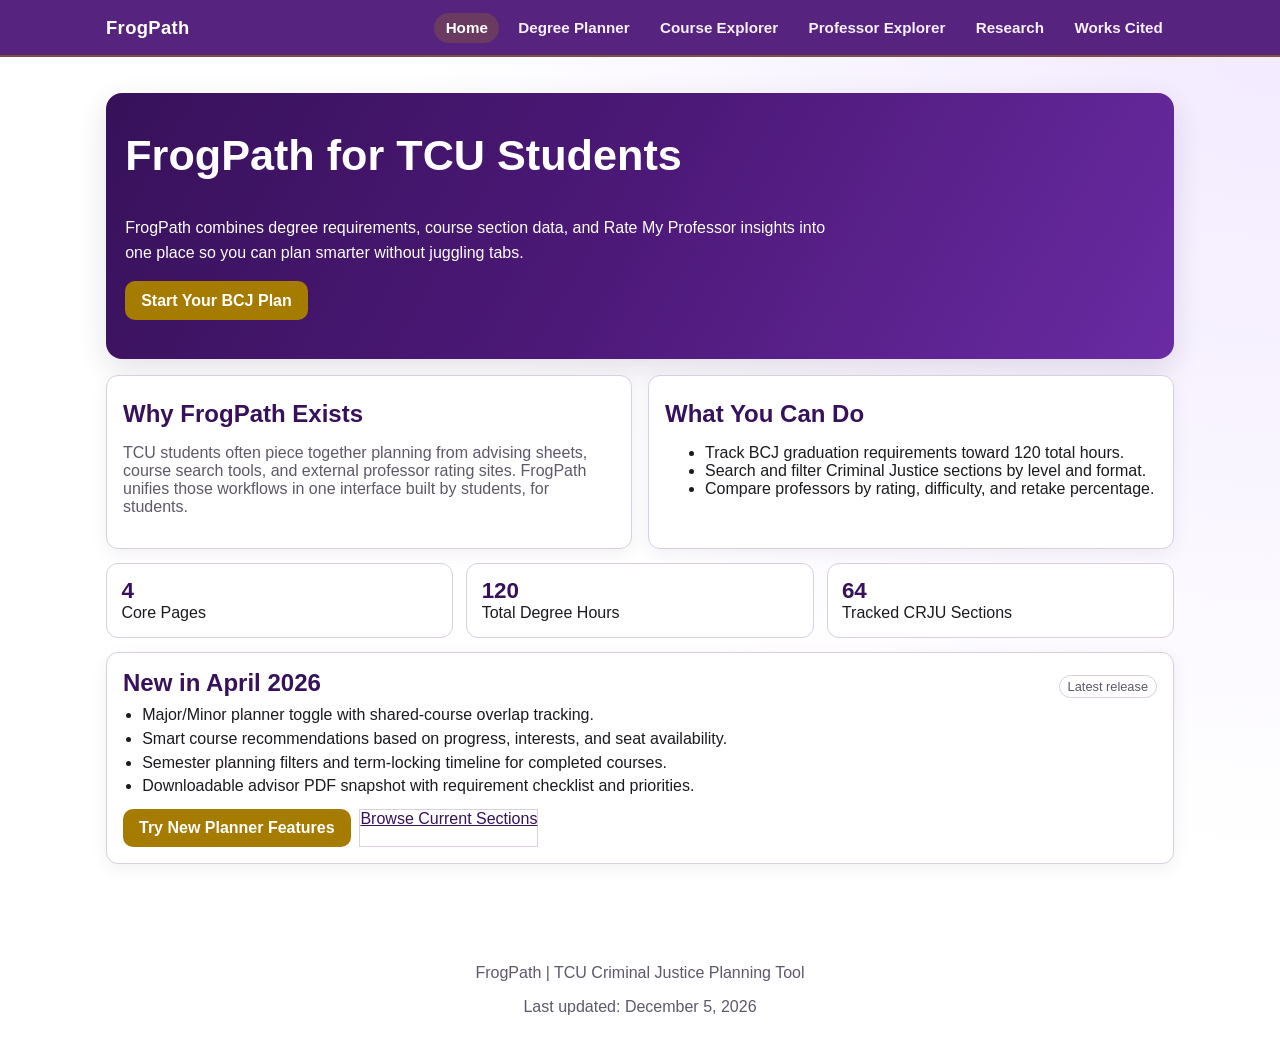
<file: index.html>
<!DOCTYPE html>
<html lang="en">
<head>
  <meta charset="UTF-8">
  <meta name="viewport" content="width=device-width, initial-scale=1.0">
  <title>FrogPath | TCU Degree Planning</title>
  <link rel="stylesheet" href="styles/main.css">
</head>
<body>
  <header class="site-header">
    <div class="nav-inner">
      <a class="brand" href="index.html">FrogPath</a>
      <nav class="site-nav" aria-label="Main">
        <a href="index.html">Home</a>
        <a href="pages/degree-planner.html">Degree Planner</a>
        <a href="pages/course-explorer.html">Course Explorer</a>
        <a href="pages/professor-explorer.html">Professor Explorer</a>
        <a href="pages/research-writeup.html">Research</a>
        <a href="pages/works-cited.html">Works Cited</a>
      </nav>
    </div>
  </header>

  <main>
    <section class="hero">
      <h1>FrogPath for TCU Students</h1>
      <p>
        FrogPath combines degree requirements, course section data, and Rate My Professor insights into one place so you can plan smarter without juggling tabs.
      </p>
      <a class="button" href="pages/degree-planner.html">Start Your BCJ Plan</a>
    </section>

    <section class="grid-2">
      <article class="panel">
        <h2 class="page-title">Why FrogPath Exists</h2>
        <p class="muted">
          TCU students often piece together planning from advising sheets, course search tools, and external professor rating sites. FrogPath unifies those workflows in one interface built by students, for students.
        </p>
      </article>
      <article class="panel">
        <h2 class="page-title">What You Can Do</h2>
        <ul>
          <li>Track BCJ graduation requirements toward 120 total hours.</li>
          <li>Search and filter Criminal Justice sections by level and format.</li>
          <li>Compare professors by rating, difficulty, and retake percentage.</li>
        </ul>
      </article>
    </section>

    <section class="stat-grid" aria-label="FrogPath stats">
      <article class="stat-card">
        <span id="home-pages" class="stat-value">0</span>
        <span>Core Pages</span>
      </article>
      <article class="stat-card">
        <span id="home-hours" class="stat-value">0</span>
        <span>Total Degree Hours</span>
      </article>
      <article class="stat-card">
        <span id="home-sections" class="stat-value">0</span>
        <span>Tracked CRJU Sections</span>
      </article>
    </section>

    <section class="panel release-notes" aria-label="Latest updates">
      <div class="req-header">
        <h2 class="page-title">New in April 2026</h2>
        <span class="pill">Latest release</span>
      </div>
      <ul class="release-list">
        <li>Major/Minor planner toggle with shared-course overlap tracking.</li>
        <li>Smart course recommendations based on progress, interests, and seat availability.</li>
        <li>Semester planning filters and term-locking timeline for completed courses.</li>
        <li>Downloadable advisor PDF snapshot with requirement checklist and priorities.</li>
      </ul>
      <div class="release-actions">
        <a class="button" href="pages/degree-planner.html">Try New Planner Features</a>
        <a class="secondary-button" href="pages/course-explorer.html">Browse Current Sections</a>
      </div>
    </section>
  </main>

  <footer class="site-footer">
    <p>FrogPath | TCU Criminal Justice Planning Tool</p>
    <p class="muted">Last updated: <span id="home-last-updated">Loading...</span></p>
  </footer>

  <script src="scripts/nav.js"></script>
  <script src="scripts/home.js"></script>
</body>
</html>
</file>
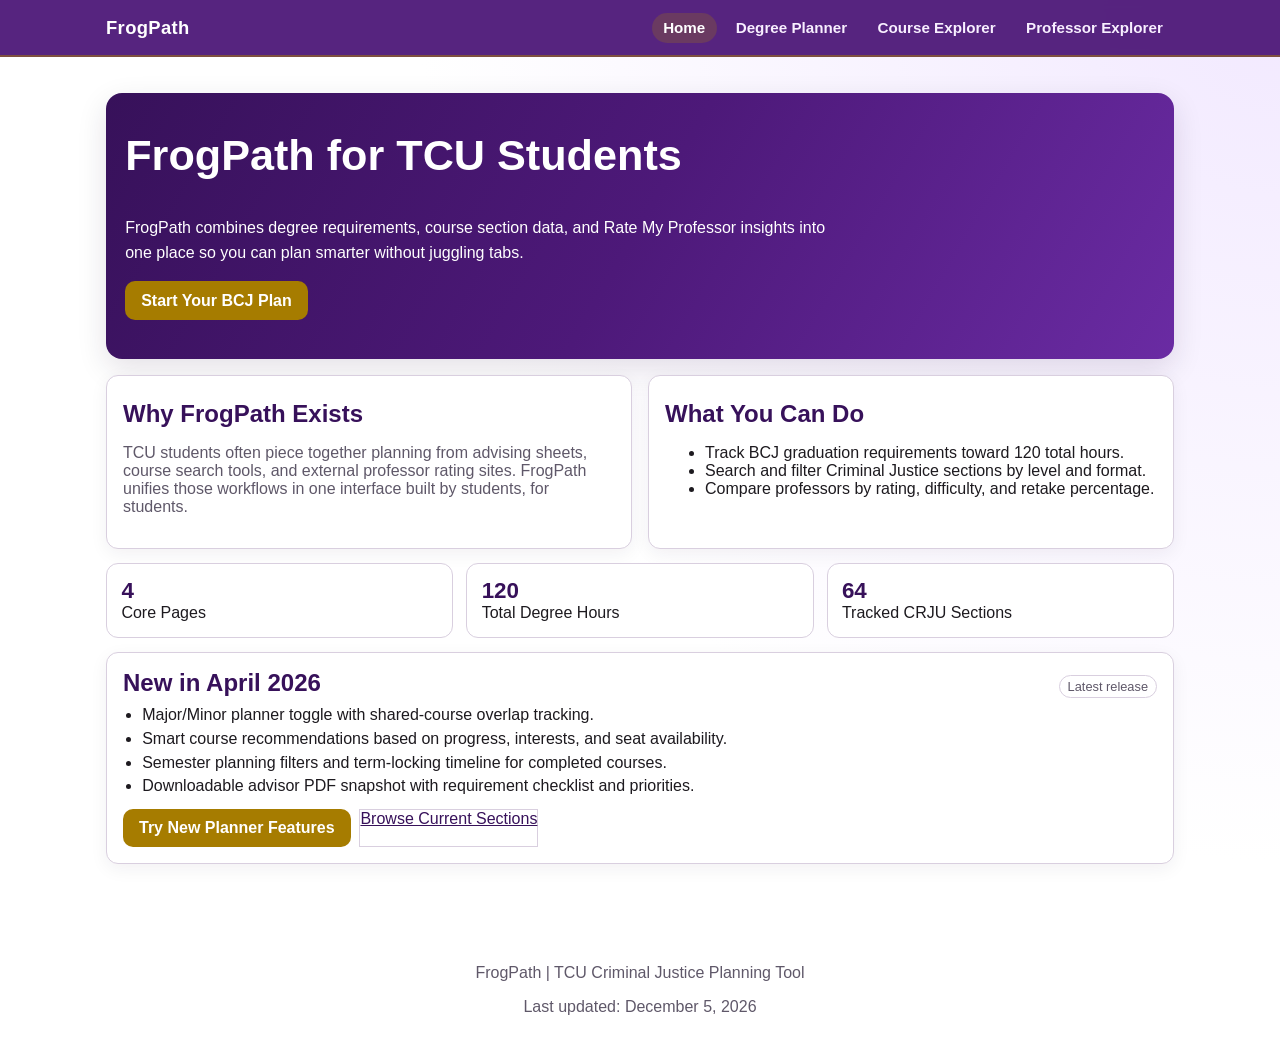
<file: web/index.html>
<!DOCTYPE html>
<html lang="en">
<head>
  <meta charset="UTF-8">
  <meta name="viewport" content="width=device-width, initial-scale=1.0">
  <title>FrogPath | TCU Degree Planning</title>
  <link rel="stylesheet" href="styles/main.css">
</head>
<body>
  <header class="site-header">
    <div class="nav-inner">
      <a class="brand" href="index.html">FrogPath</a>
      <nav class="site-nav" aria-label="Main">
        <a href="index.html">Home</a>
        <a href="pages/degree-planner.html">Degree Planner</a>
        <a href="pages/course-explorer.html">Course Explorer</a>
        <a href="pages/professor-explorer.html">Professor Explorer</a>
      </nav>
    </div>
  </header>

  <main>
    <section class="hero">
      <h1>FrogPath for TCU Students</h1>
      <p>
        FrogPath combines degree requirements, course section data, and Rate My Professor insights into one place so you can plan smarter without juggling tabs.
      </p>
      <a class="button" href="pages/degree-planner.html">Start Your BCJ Plan</a>
    </section>

    <section class="grid-2">
      <article class="panel">
        <h2 class="page-title">Why FrogPath Exists</h2>
        <p class="muted">
          TCU students often piece together planning from advising sheets, course search tools, and external professor rating sites. FrogPath unifies those workflows in one interface built by students, for students.
        </p>
      </article>
      <article class="panel">
        <h2 class="page-title">What You Can Do</h2>
        <ul>
          <li>Track BCJ graduation requirements toward 120 total hours.</li>
          <li>Search and filter Criminal Justice sections by level and format.</li>
          <li>Compare professors by rating, difficulty, and retake percentage.</li>
        </ul>
      </article>
    </section>

    <section class="stat-grid" aria-label="FrogPath stats">
      <article class="stat-card">
        <span id="home-pages" class="stat-value">0</span>
        <span>Core Pages</span>
      </article>
      <article class="stat-card">
        <span id="home-hours" class="stat-value">0</span>
        <span>Total Degree Hours</span>
      </article>
      <article class="stat-card">
        <span id="home-sections" class="stat-value">0</span>
        <span>Tracked CRJU Sections</span>
      </article>
    </section>

    <section class="panel release-notes" aria-label="Latest updates">
      <div class="req-header">
        <h2 class="page-title">New in April 2026</h2>
        <span class="pill">Latest release</span>
      </div>
      <ul class="release-list">
        <li>Major/Minor planner toggle with shared-course overlap tracking.</li>
        <li>Smart course recommendations based on progress, interests, and seat availability.</li>
        <li>Semester planning filters and term-locking timeline for completed courses.</li>
        <li>Downloadable advisor PDF snapshot with requirement checklist and priorities.</li>
      </ul>
      <div class="release-actions">
        <a class="button" href="pages/degree-planner.html">Try New Planner Features</a>
        <a class="secondary-button" href="pages/course-explorer.html">Browse Current Sections</a>
      </div>
    </section>
  </main>

  <footer class="site-footer">
    <p>FrogPath | TCU Criminal Justice Planning Tool</p>
    <p class="muted">Last updated: <span id="home-last-updated">Loading...</span></p>
  </footer>

  <script src="scripts/nav.js"></script>
  <script src="scripts/home.js"></script>
</body>
</html>
</file>
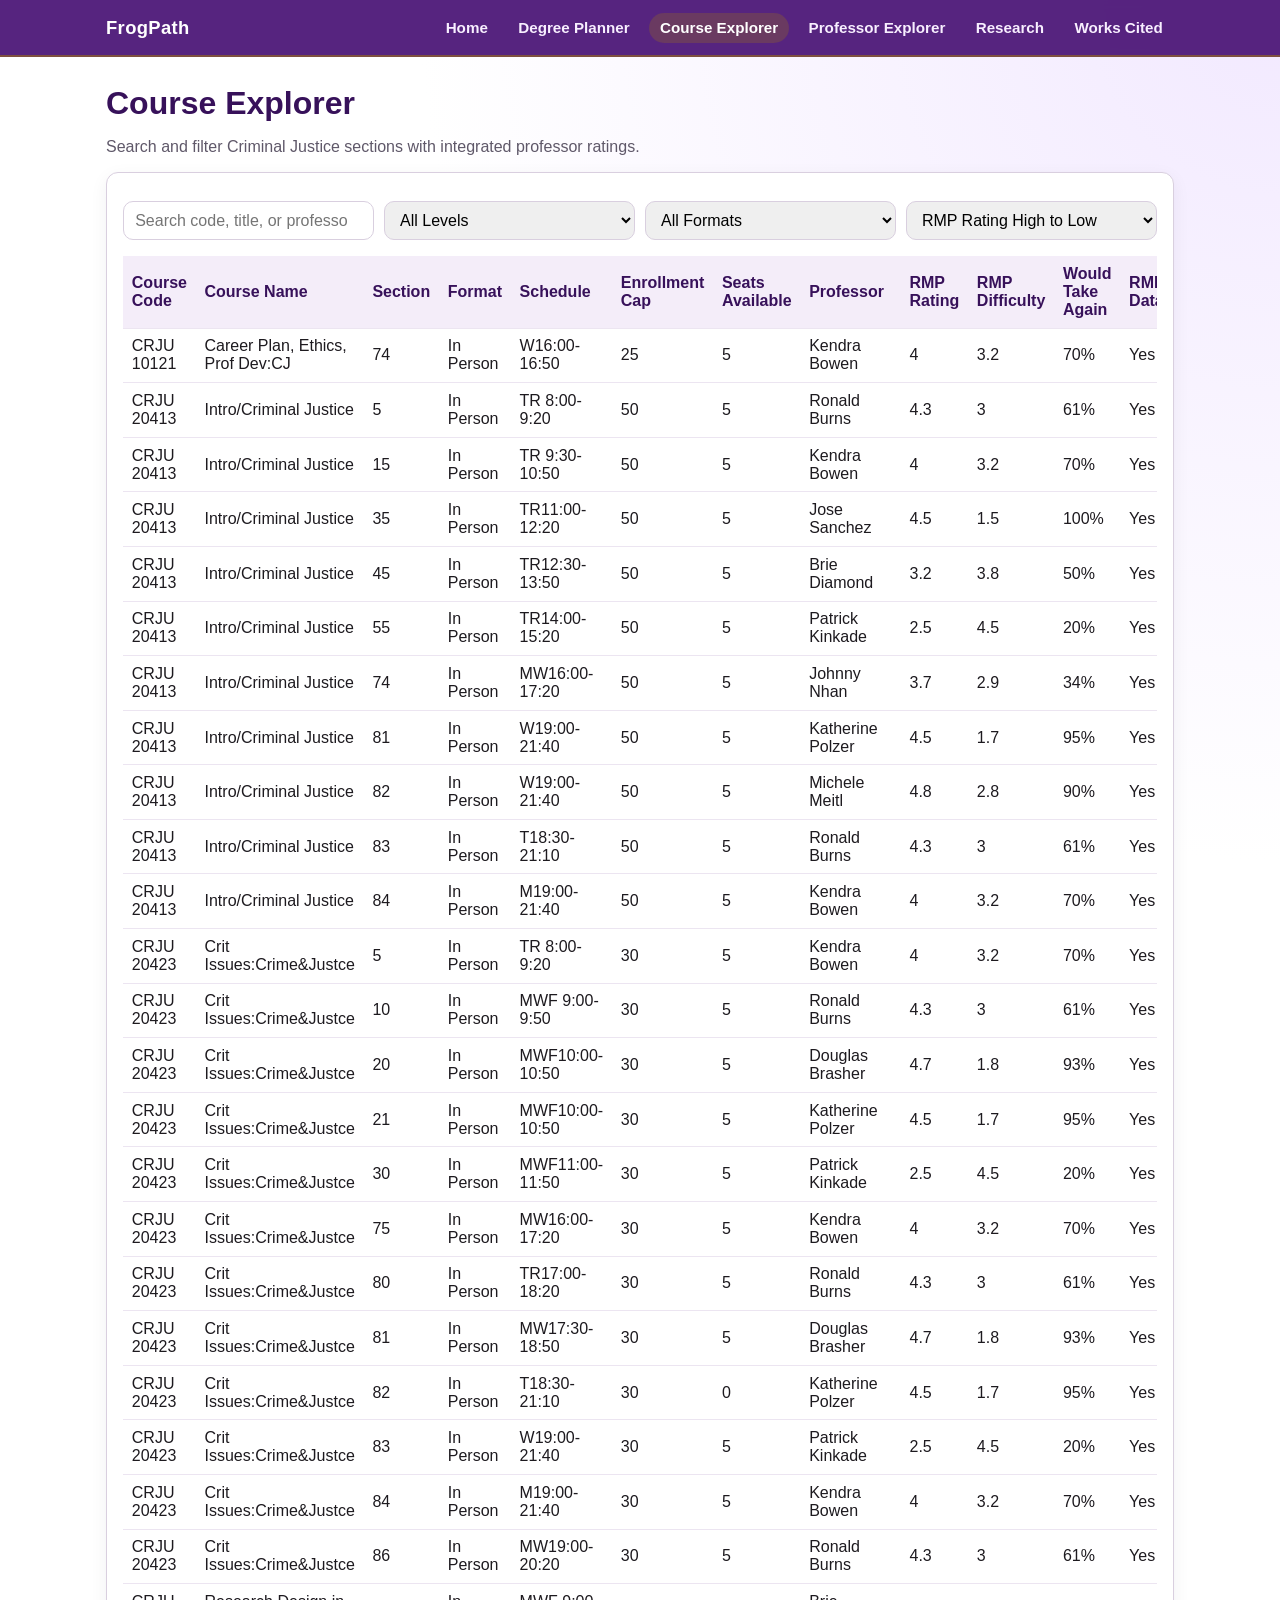
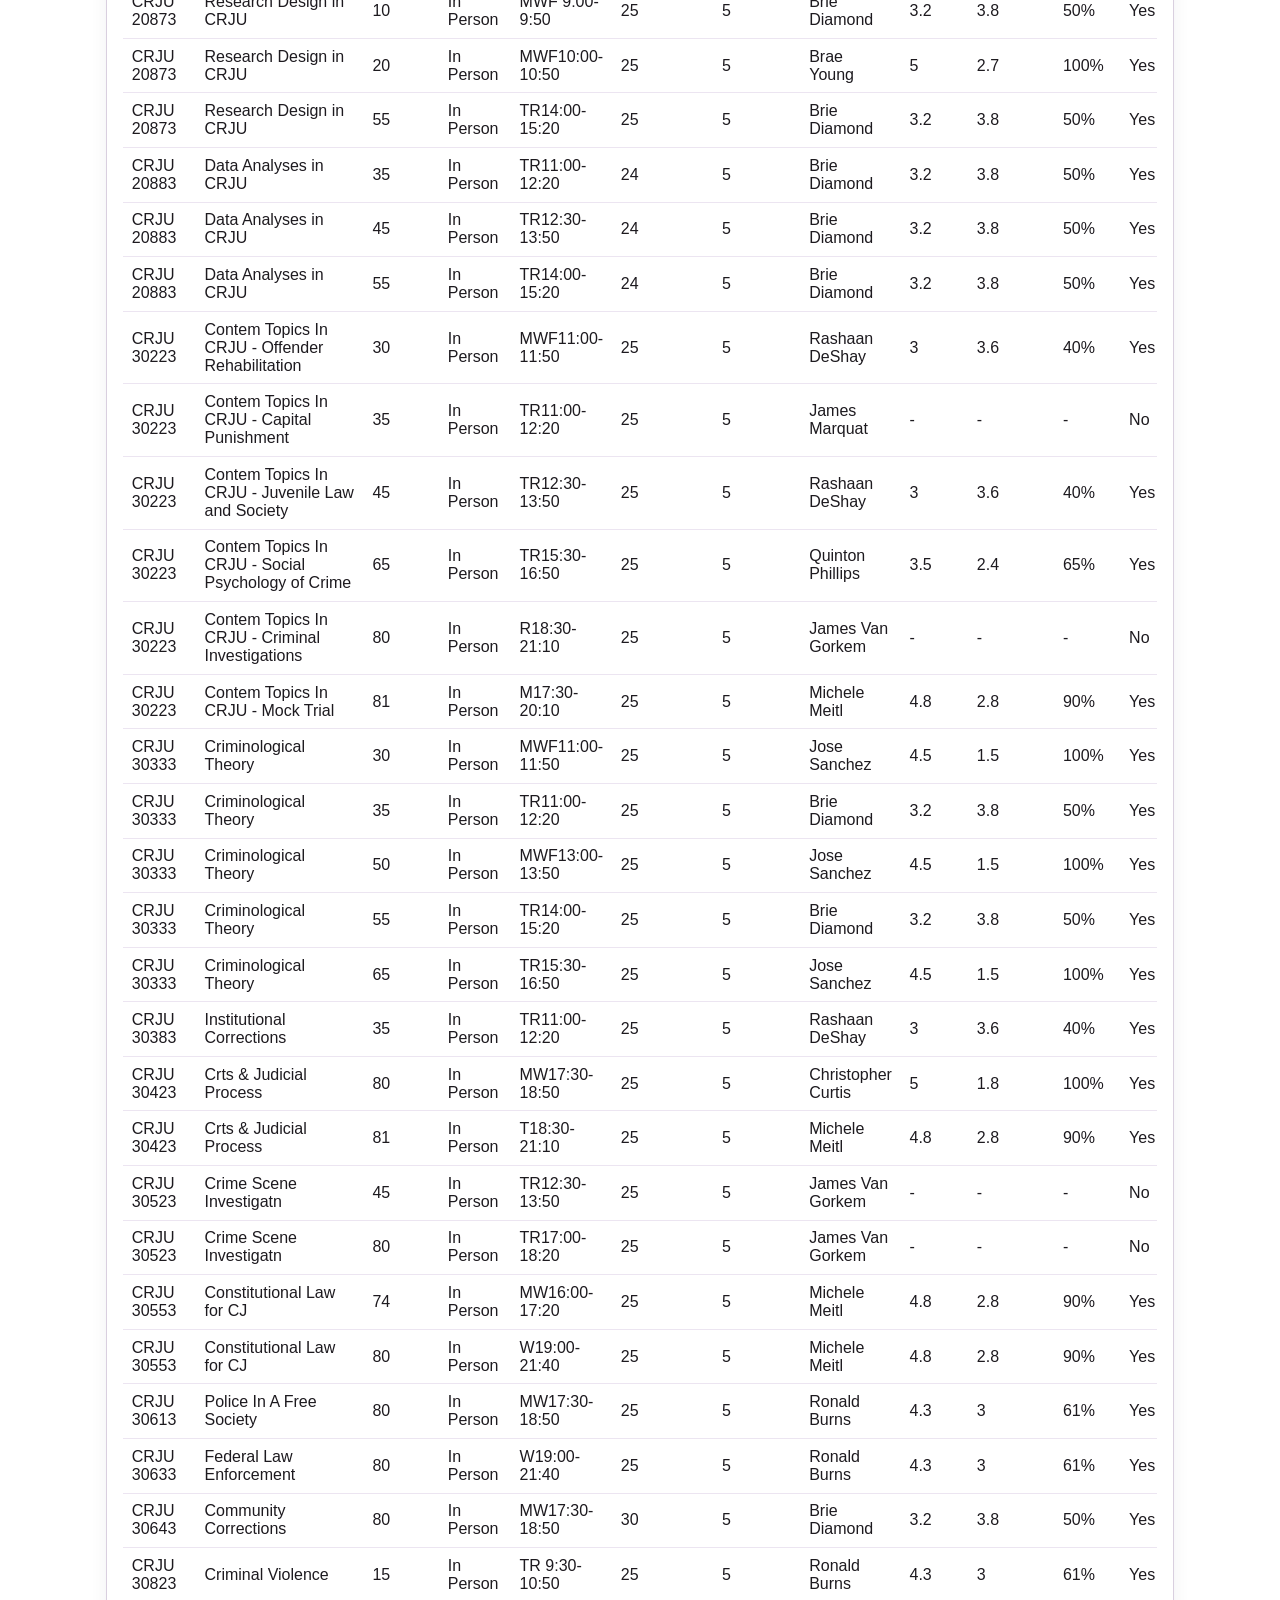
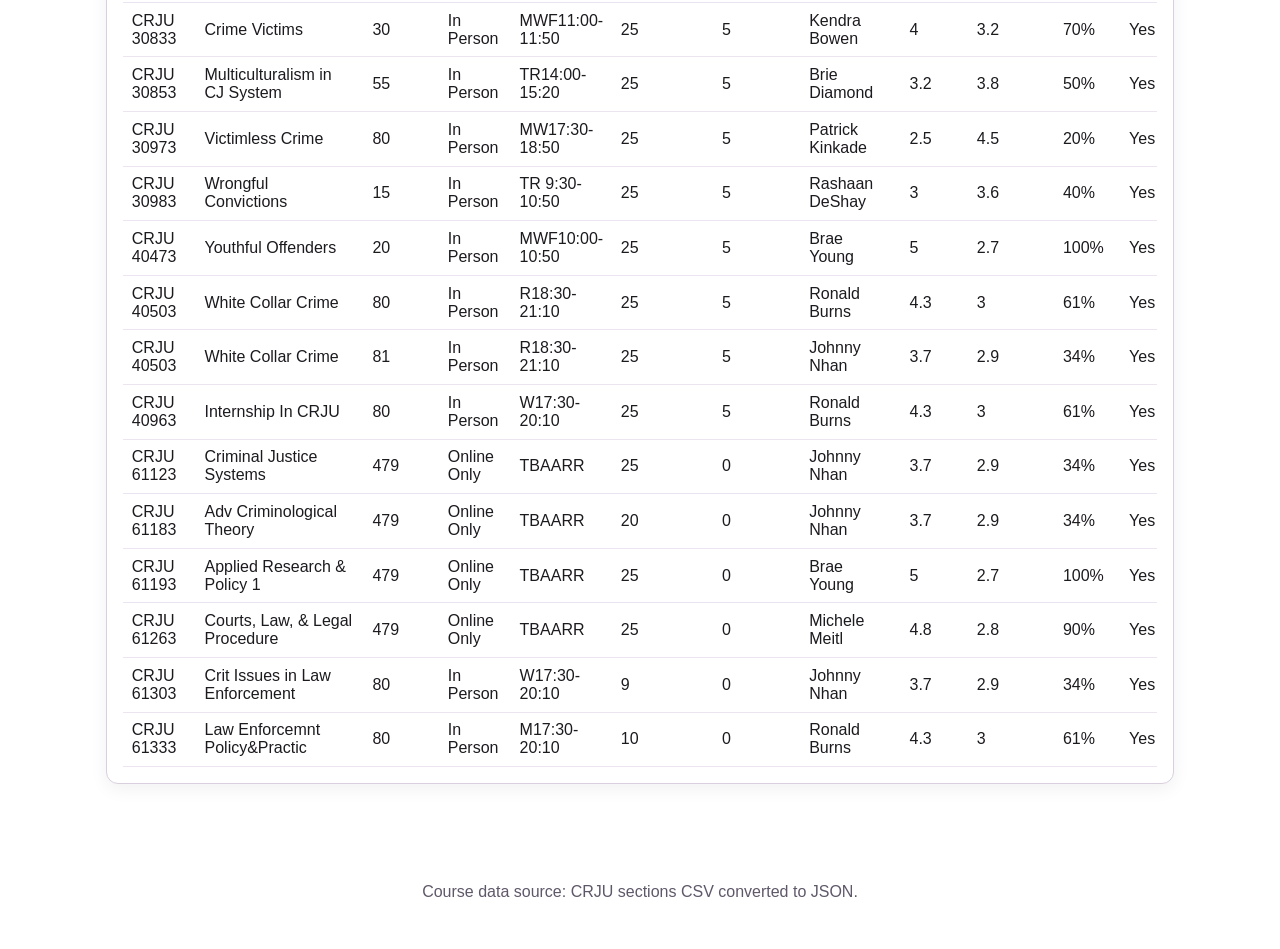
<file: pages/course-explorer.html>
<!DOCTYPE html>
<html lang="en">
<head>
  <meta charset="UTF-8">
  <meta name="viewport" content="width=device-width, initial-scale=1.0">
  <title>FrogPath | Course Explorer</title>
  <link rel="stylesheet" href="../styles/main.css">
</head>
<body>
  <header class="site-header">
    <div class="nav-inner">
      <a class="brand" href="../index.html">FrogPath</a>
      <nav class="site-nav" aria-label="Main">
        <a href="../index.html">Home</a>
        <a href="degree-planner.html">Degree Planner</a>
        <a href="course-explorer.html">Course Explorer</a>
        <a href="professor-explorer.html">Professor Explorer</a>
        <a href="research-writeup.html">Research</a>
        <a href="works-cited.html">Works Cited</a>
      </nav>
    </div>
  </header>

  <main>
    <h1 class="page-title">Course Explorer</h1>
    <p class="muted">Search and filter Criminal Justice sections with integrated professor ratings.</p>

    <section class="panel">
      <div class="controls">
        <input id="course-search" type="search" placeholder="Search code, title, or professor">
        <select id="course-level">
          <option value="">All Levels</option>
          <option value="20000">20000s</option>
          <option value="30000">30000s</option>
          <option value="40000">40000s</option>
        </select>
        <select id="course-format">
          <option value="">All Formats</option>
          <option value="In Person">In Person</option>
          <option value="Online">Online</option>
        </select>
        <select id="course-sort">
          <option value="rating-desc">RMP Rating High to Low</option>
          <option value="rating-asc">RMP Rating Low to High</option>
          <option value="difficulty-asc">Difficulty Easy to Hard</option>
          <option value="difficulty-desc">Difficulty Hard to Easy</option>
        </select>
      </div>

      <div class="table-wrap">
        <table>
          <thead>
            <tr>
              <th>Course Code</th>
              <th>Course Name</th>
              <th>Section</th>
              <th>Format</th>
              <th>Schedule</th>
              <th>Enrollment Cap</th>
              <th>Seats Available</th>
              <th>Professor</th>
              <th>RMP Rating</th>
              <th>RMP Difficulty</th>
              <th>Would Take Again</th>
              <th>RMP Data</th>
            </tr>
          </thead>
          <tbody id="course-table-body"></tbody>
        </table>
      </div>
    </section>
  </main>

  <footer class="site-footer">
    <p>Course data source: CRJU sections CSV converted to JSON.</p>
  </footer>

  <script src="../scripts/nav.js"></script>
  <script src="../scripts/course-explorer.js"></script>
</body>
</html>
</file>
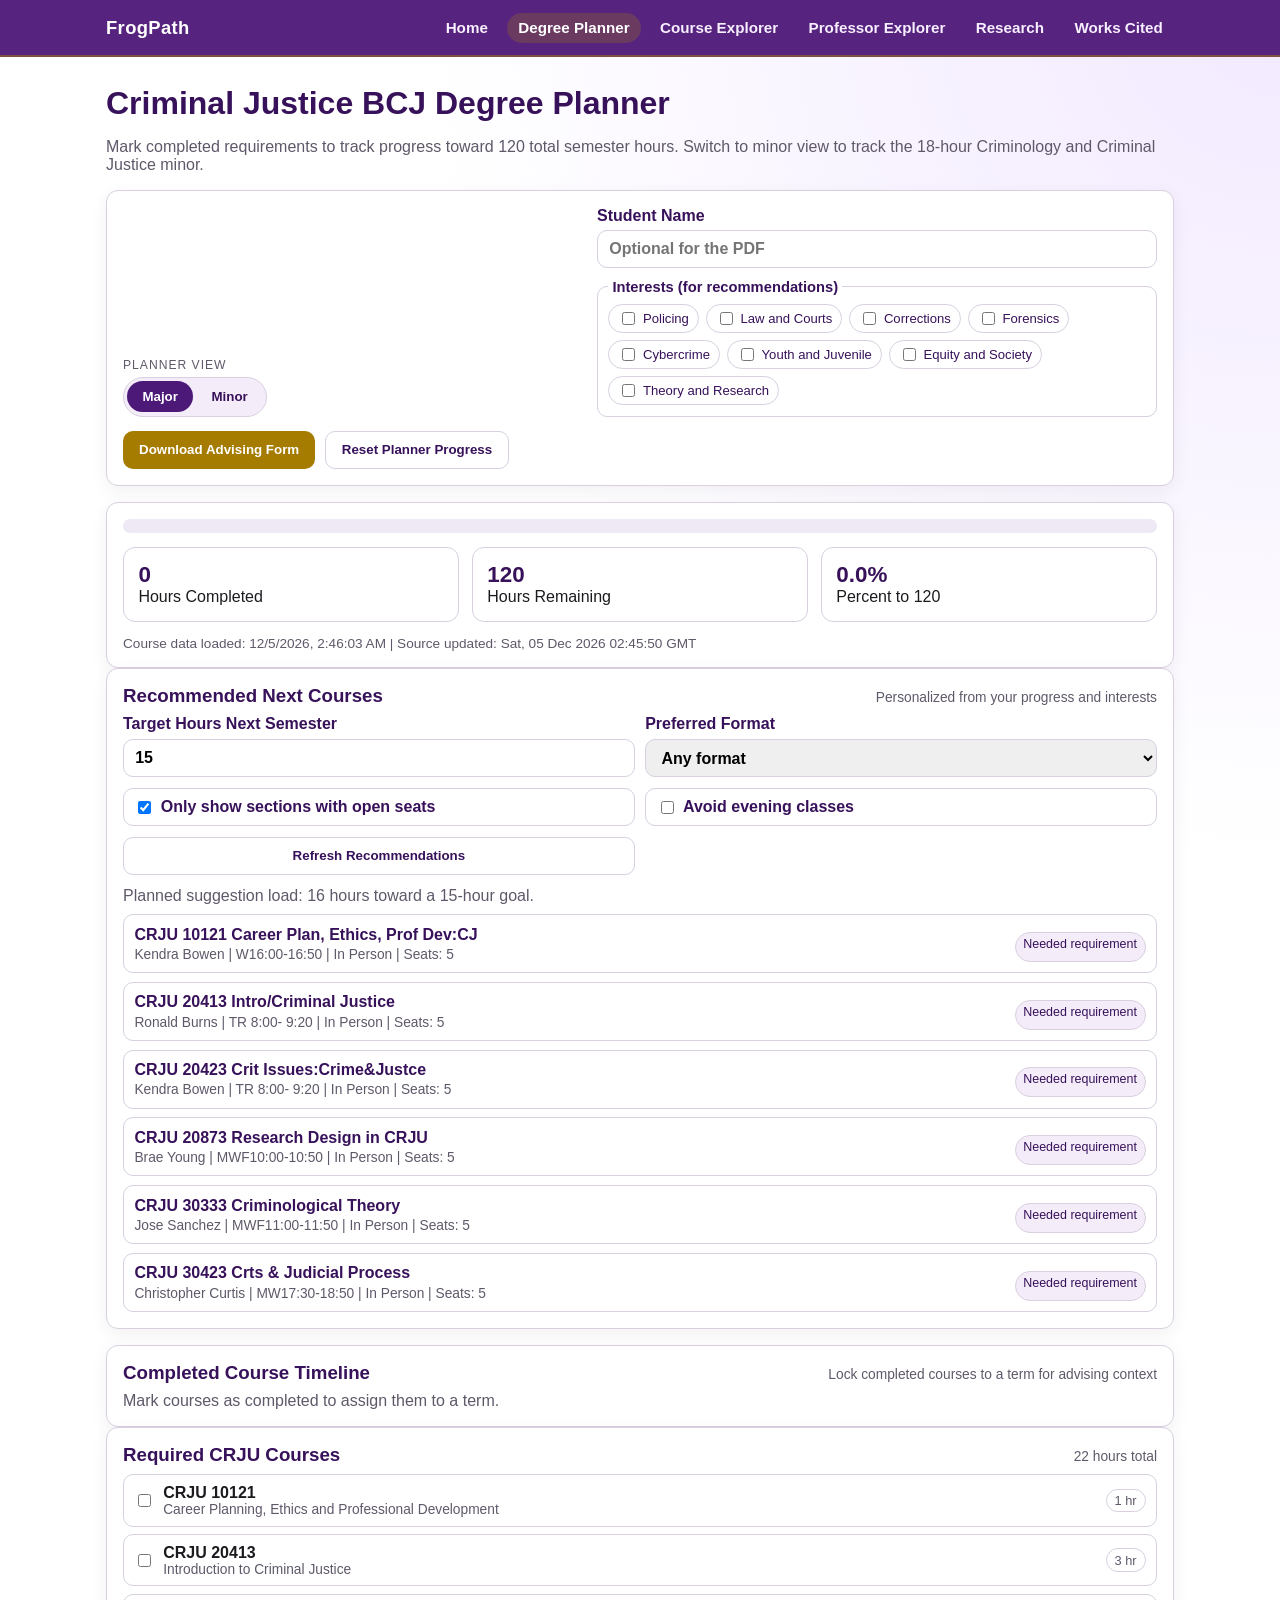
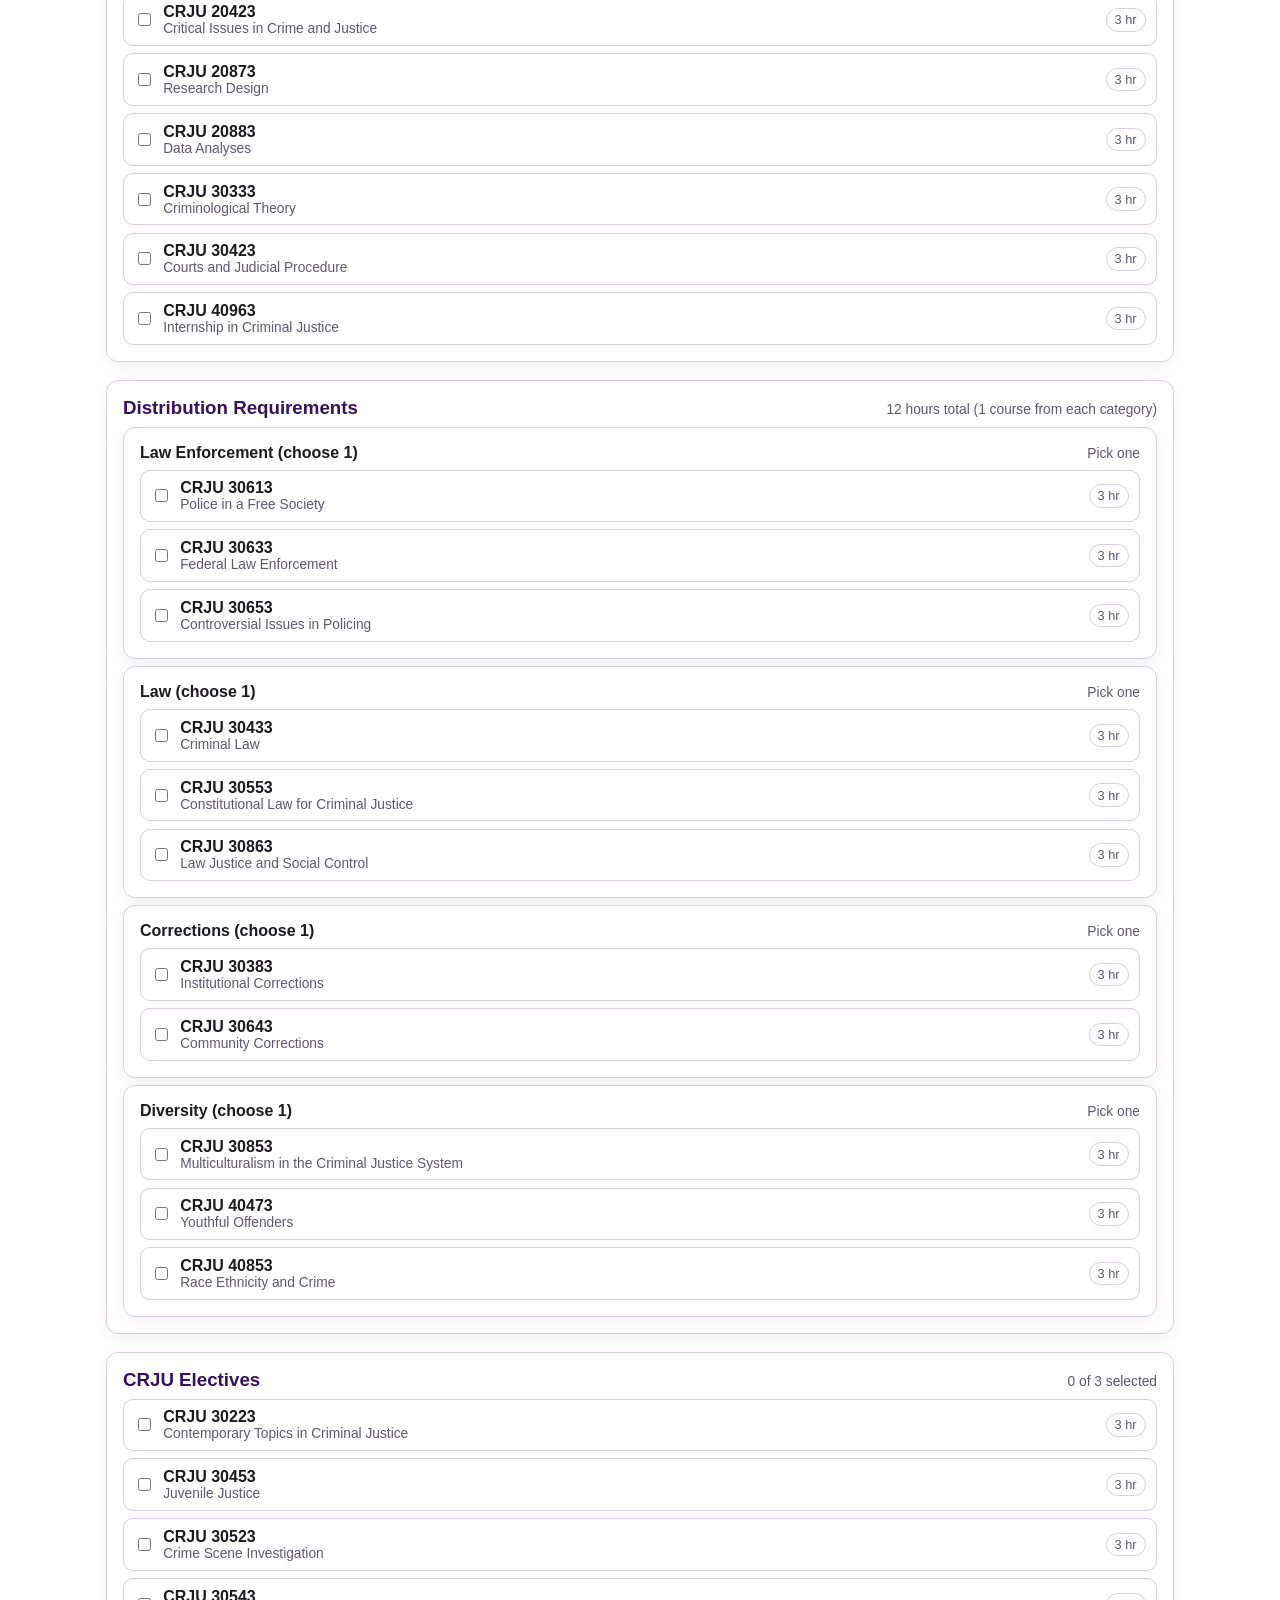
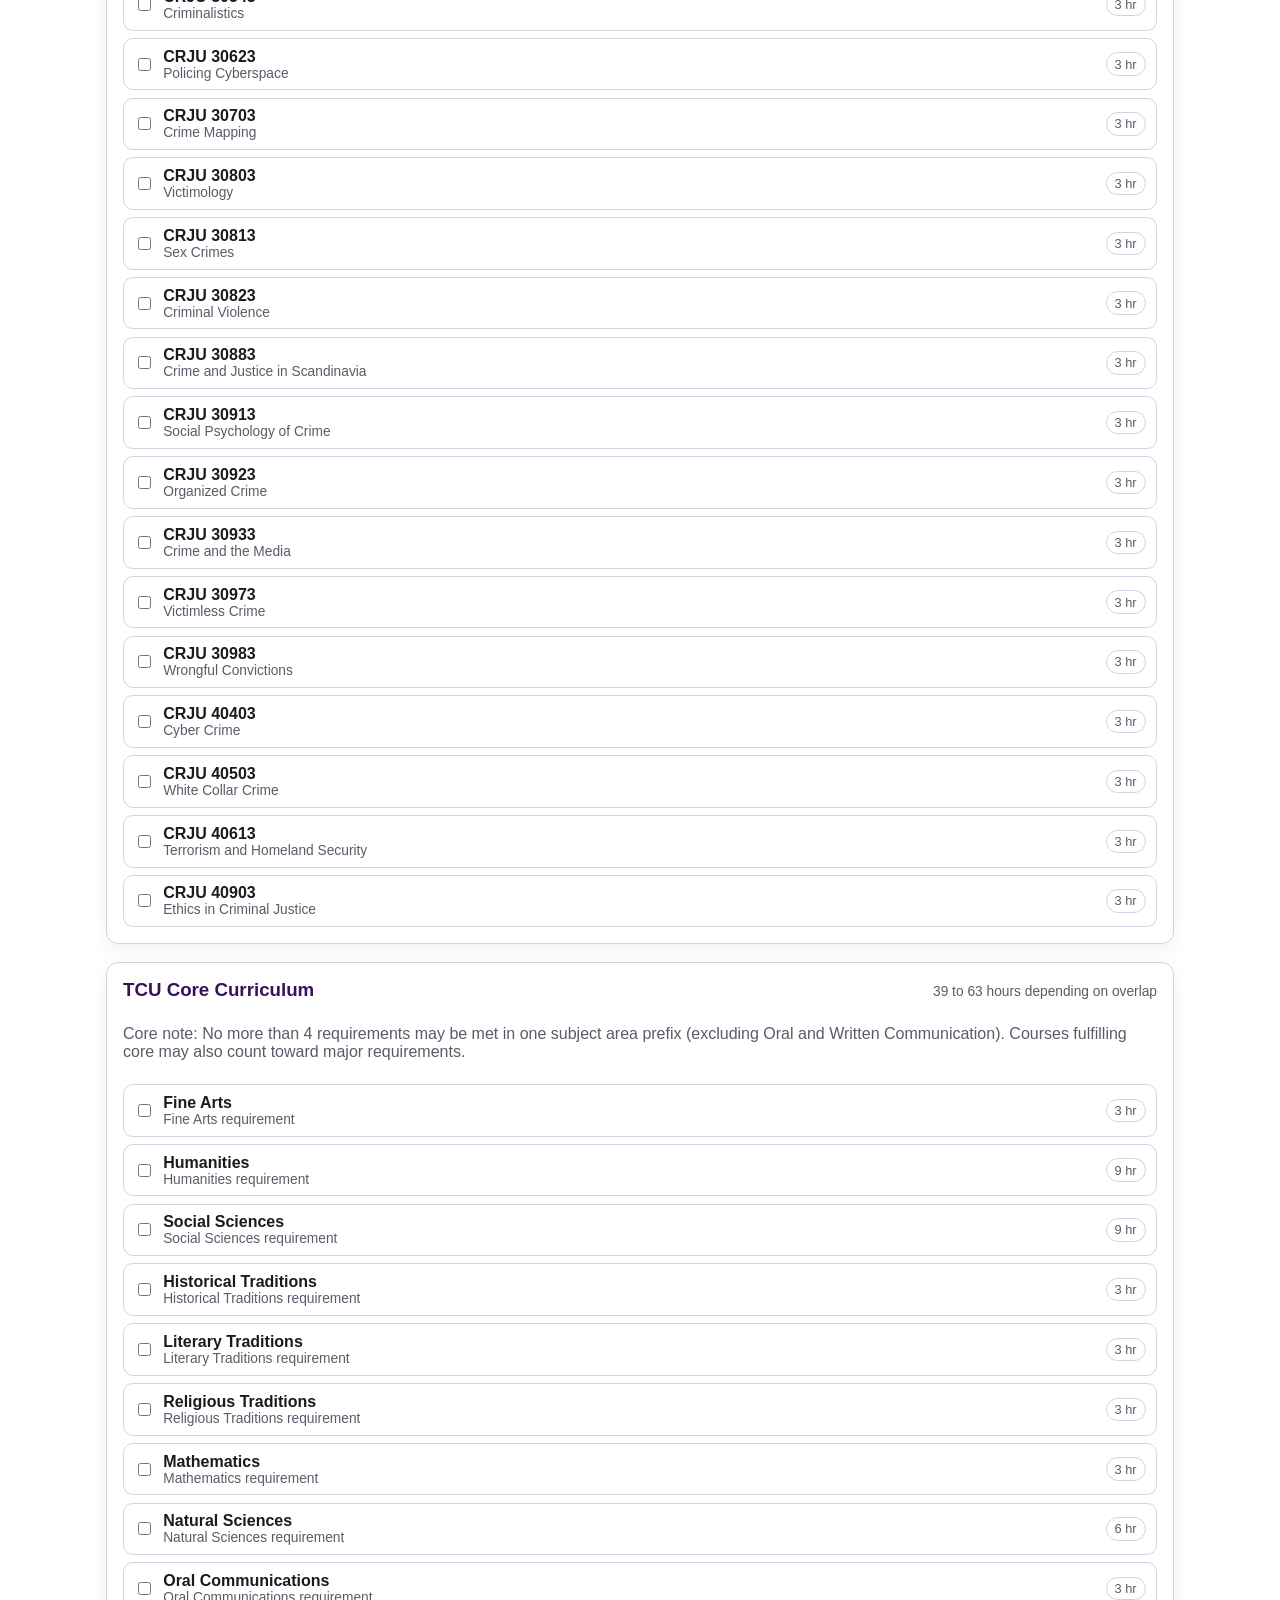
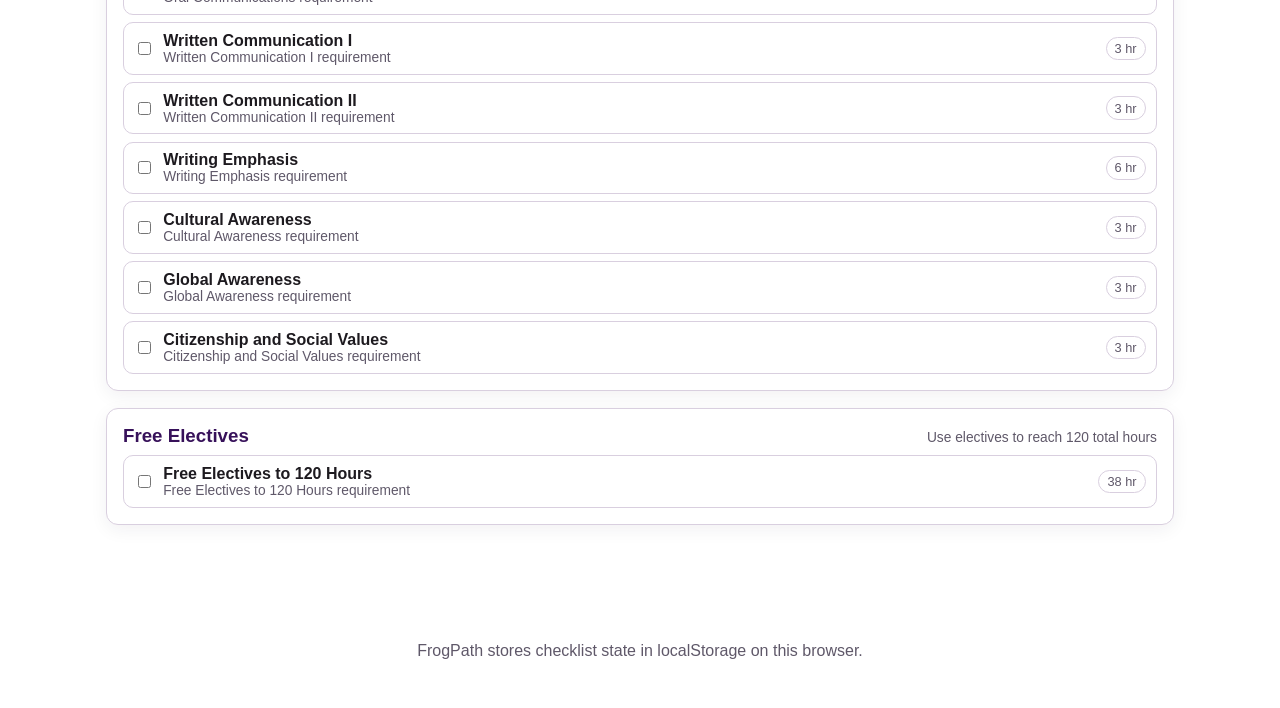
<file: pages/degree-planner.html>
<!DOCTYPE html>
<html lang="en">
<head>
  <meta charset="UTF-8">
  <meta name="viewport" content="width=device-width, initial-scale=1.0">
  <title>FrogPath | Degree Planner</title>
  <link rel="stylesheet" href="../styles/main.css">
</head>
<body>
  <header class="site-header">
    <div class="nav-inner">
      <a class="brand" href="../index.html">FrogPath</a>
      <nav class="site-nav" aria-label="Main">
        <a href="../index.html">Home</a>
        <a href="degree-planner.html">Degree Planner</a>
        <a href="course-explorer.html">Course Explorer</a>
        <a href="professor-explorer.html">Professor Explorer</a>
        <a href="research-writeup.html">Research</a>
        <a href="works-cited.html">Works Cited</a>
      </nav>
    </div>
  </header>

  <main>
    <h1 id="planner-title" class="page-title">Criminal Justice BCJ Degree Planner</h1>
    <p id="planner-summary" class="muted">Mark completed requirements to track progress toward 120 total semester hours. Switch to minor view to track the 18-hour Criminology and Criminal Justice minor.</p>

    <section class="panel planner-toolbar" aria-label="Planner controls">
      <div class="planner-toolbar-row">
        <div>
          <p class="eyebrow">Planner View</p>
          <div class="view-toggle" role="tablist" aria-label="Degree planner view">
            <button id="major-view-btn" class="mode-toggle-btn active" type="button" aria-pressed="true">Major</button>
            <button id="minor-view-btn" class="mode-toggle-btn" type="button" aria-pressed="false">Minor</button>
          </div>
        </div>

        <div class="planner-meta-fields">
          <label class="planner-field" for="student-name">
            Student Name
            <input id="student-name" type="text" name="student-name" placeholder="Optional for the PDF">
          </label>

          <fieldset class="interest-fieldset" aria-label="Career interests for recommendations">
            <legend>Interests (for recommendations)</legend>
            <div id="interest-options" class="interest-options"></div>
          </fieldset>
        </div>
      </div>

      <div class="planner-actions">
        <button id="download-advising-form" type="button">Download Advising Form</button>
        <button id="reset-progress" type="button" class="secondary-button">Reset Planner Progress</button>
      </div>
    </section>

    <section class="panel">
      <div class="progress-shell" aria-label="Progress toward 120 hours">
        <div id="progress-fill" class="progress-fill"></div>
      </div>
      <div class="stat-grid">
        <article class="stat-card">
          <span id="hours-completed" class="stat-value">0</span>
          <span>Hours Completed</span>
        </article>
        <article class="stat-card">
          <span id="hours-remaining" class="stat-value">120</span>
          <span>Hours Remaining</span>
        </article>
        <article class="stat-card">
          <span id="hours-percent" class="stat-value">0%</span>
          <span>Percent to 120</span>
        </article>
      </div>
      <p id="data-freshness" class="muted data-freshness">Course data status: Loading...</p>
    </section>

    <section class="panel recommender-panel" aria-label="Recommended courses">
      <div class="req-header">
        <h3>Recommended Next Courses</h3>
        <span class="req-meta">Personalized from your progress and interests</span>
      </div>

      <div class="recommendation-controls">
        <label class="planner-field" for="target-hours">
          Target Hours Next Semester
          <input id="target-hours" type="number" min="3" max="18" step="1" value="15">
        </label>

        <label class="planner-field" for="filter-format">
          Preferred Format
          <select id="filter-format">
            <option value="">Any format</option>
            <option value="In Person">In person only</option>
            <option value="Online">Online only</option>
            <option value="Hybrid">Hybrid only</option>
          </select>
        </label>

        <label class="filter-inline" for="filter-open-seats">
          <input id="filter-open-seats" type="checkbox" checked>
          Only show sections with open seats
        </label>

        <label class="filter-inline" for="filter-no-evening">
          <input id="filter-no-evening" type="checkbox">
          Avoid evening classes
        </label>

        <button id="refresh-recommendations" type="button" class="secondary-button" aria-label="Refresh recommendations">Refresh Recommendations</button>
      </div>

      <ul id="recommendation-list" class="recommendation-list"></ul>
    </section>

    <section class="panel" aria-label="Completed course timeline">
      <div class="req-header">
        <h3>Completed Course Timeline</h3>
        <span class="req-meta">Lock completed courses to a term for advising context</span>
      </div>
      <div id="timeline-root" class="timeline-list"></div>
    </section>

    <section id="planner-root"></section>
  </main>

  <footer class="site-footer">
    <p>FrogPath stores checklist state in localStorage on this browser.</p>
  </footer>

  <script src="../scripts/nav.js"></script>
  <script src="../scripts/degree-planner.js"></script>
</body>
</html>
</file>
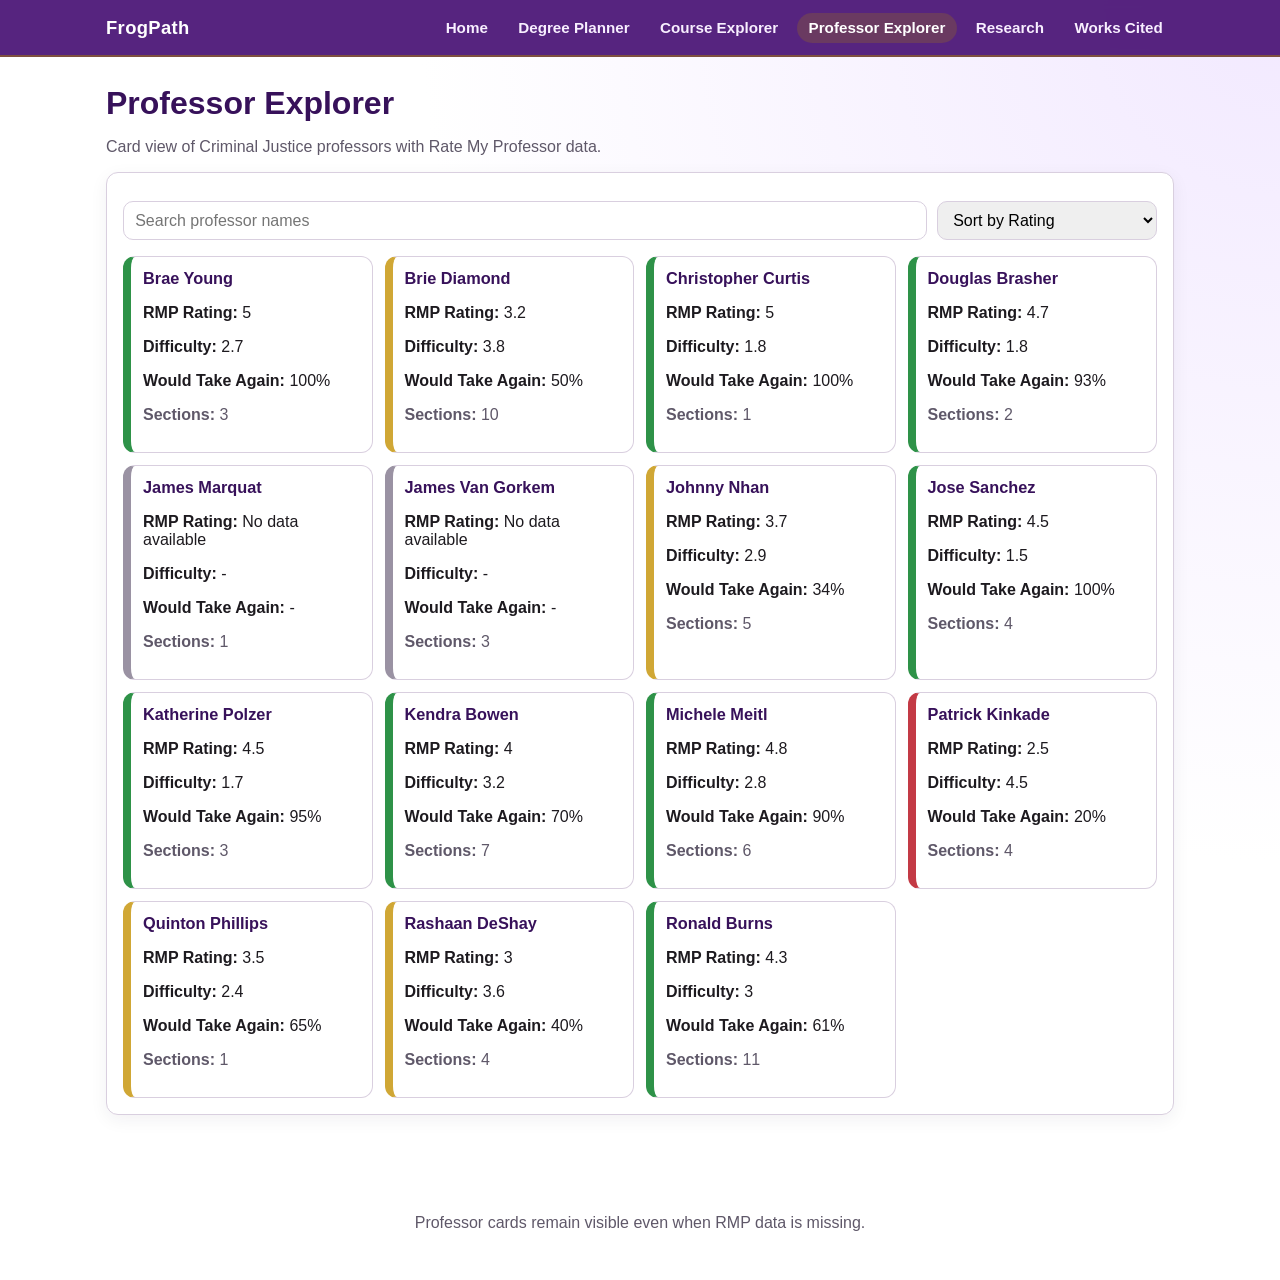
<file: pages/professor-explorer.html>
<!DOCTYPE html>
<html lang="en">
<head>
  <meta charset="UTF-8">
  <meta name="viewport" content="width=device-width, initial-scale=1.0">
  <title>FrogPath | Professor Explorer</title>
  <link rel="stylesheet" href="../styles/main.css">
</head>
<body>
  <header class="site-header">
    <div class="nav-inner">
      <a class="brand" href="../index.html">FrogPath</a>
      <nav class="site-nav" aria-label="Main">
        <a href="../index.html">Home</a>
        <a href="degree-planner.html">Degree Planner</a>
        <a href="course-explorer.html">Course Explorer</a>
        <a href="professor-explorer.html">Professor Explorer</a>
        <a href="research-writeup.html">Research</a>
        <a href="works-cited.html">Works Cited</a>
      </nav>
    </div>
  </header>

  <main>
    <h1 class="page-title">Professor Explorer</h1>
    <p class="muted">Card view of Criminal Justice professors with Rate My Professor data.</p>

    <section class="panel">
      <div class="controls" style="grid-template-columns: 1fr 220px;">
        <input id="prof-search" type="search" placeholder="Search professor names">
        <select id="prof-sort">
          <option value="rating-desc">Sort by Rating</option>
          <option value="difficulty-asc">Sort by Difficulty</option>
        </select>
      </div>
      <div id="professor-cards" class="card-grid"></div>
    </section>
  </main>

  <footer class="site-footer">
    <p>Professor cards remain visible even when RMP data is missing.</p>
  </footer>

  <script src="../scripts/nav.js"></script>
  <script src="../scripts/professor-explorer.js"></script>
</body>
</html>
</file>
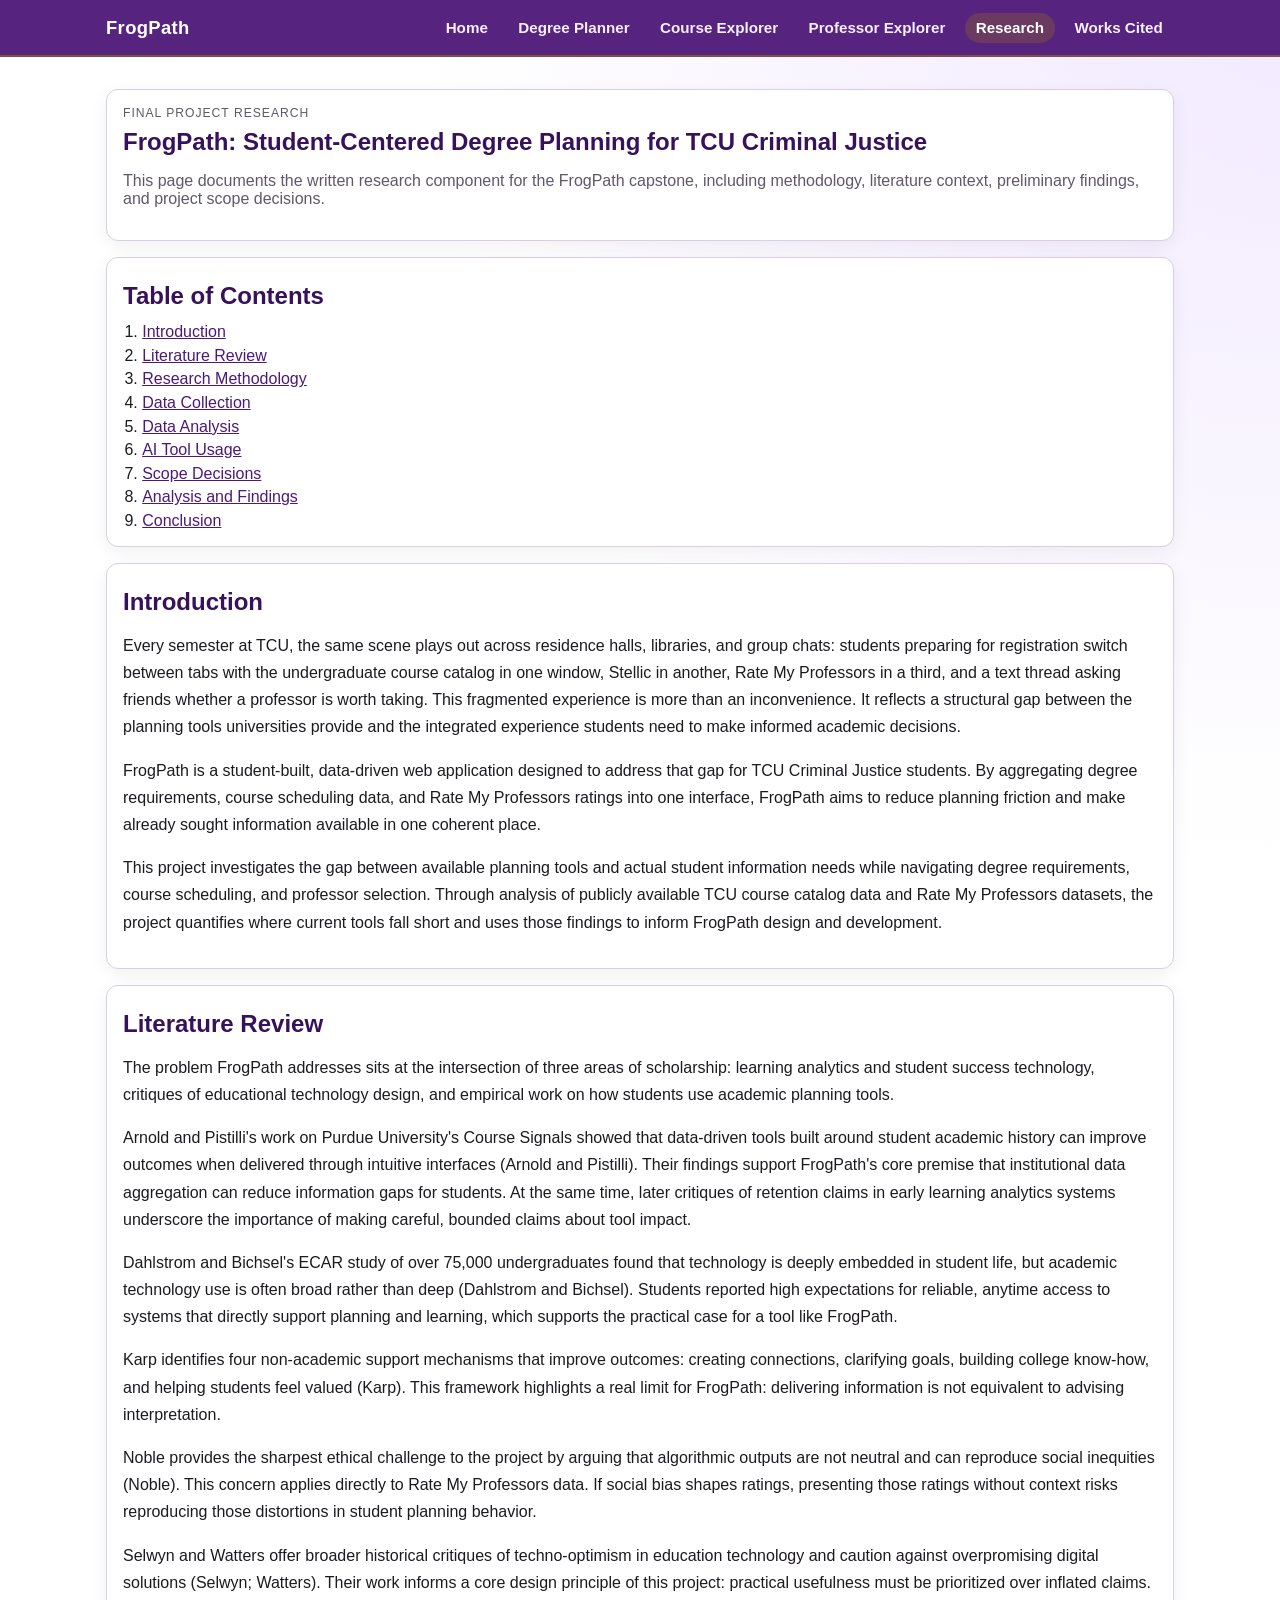
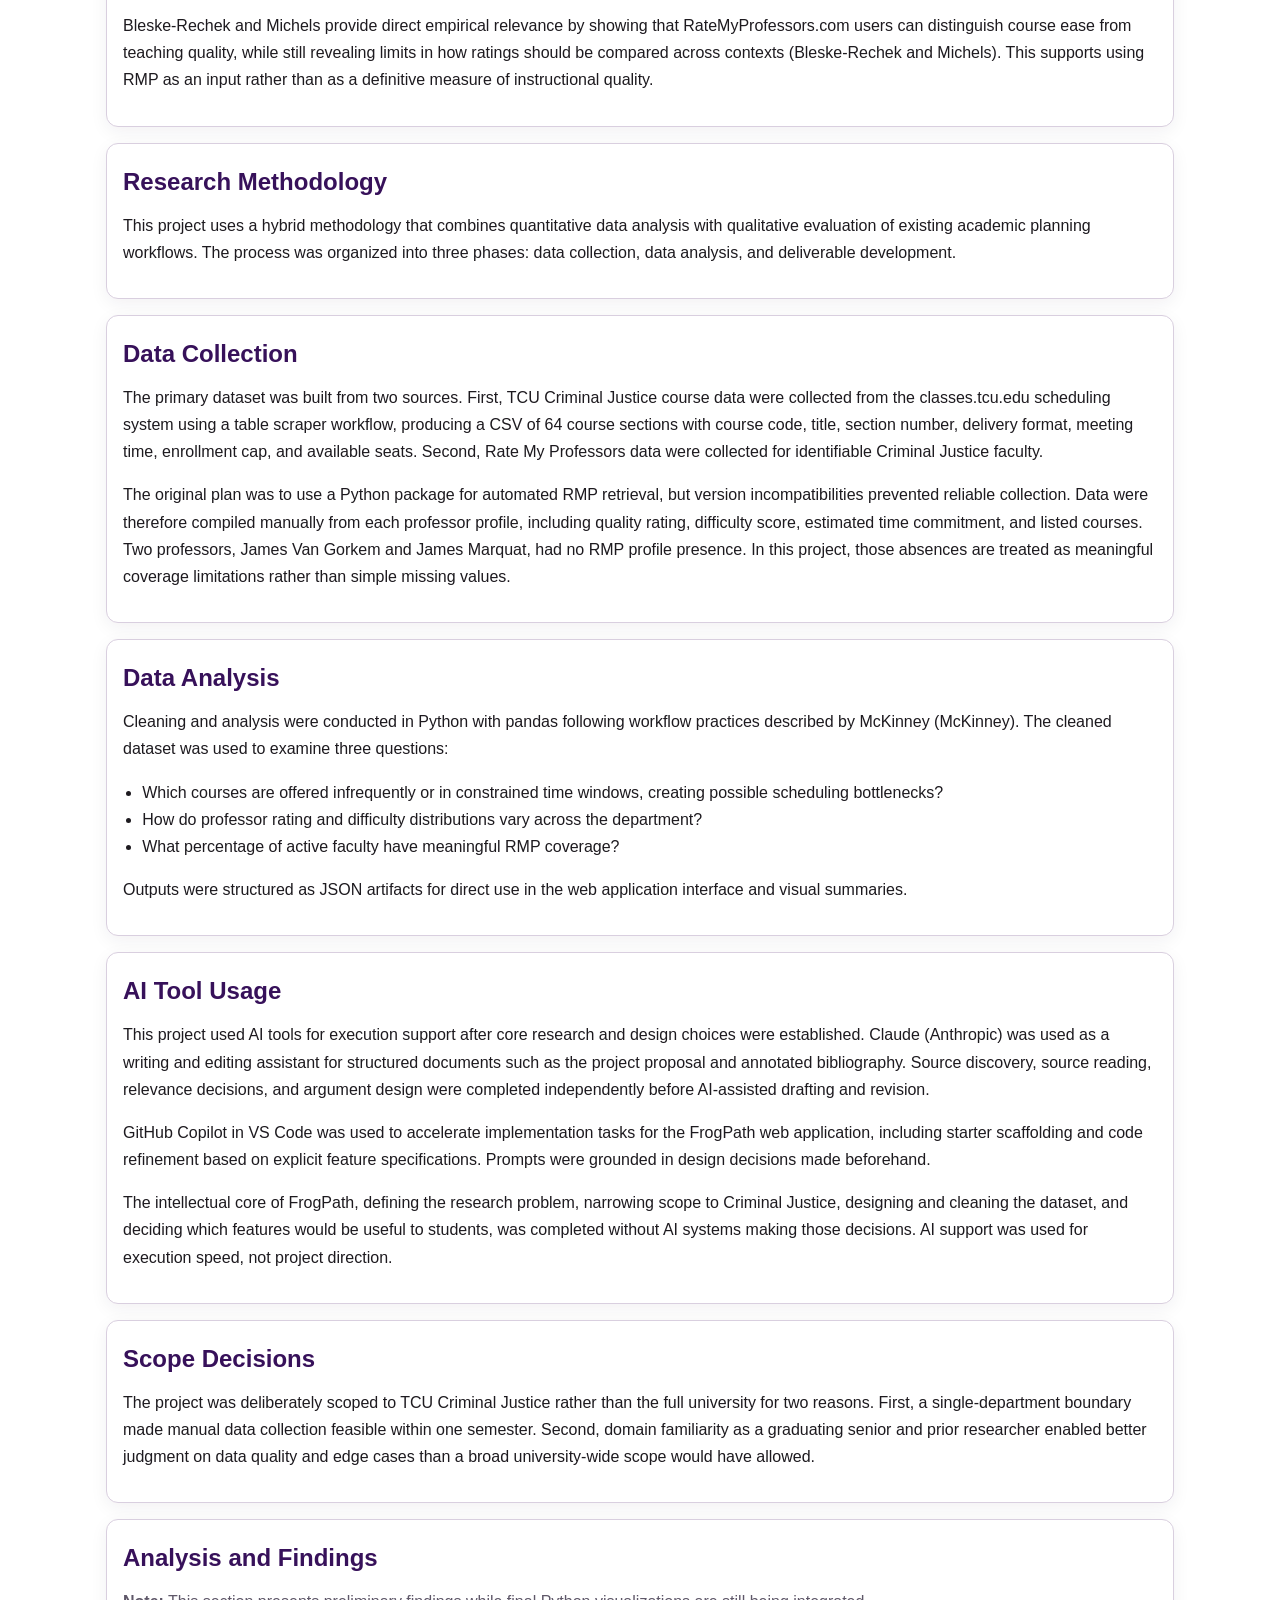
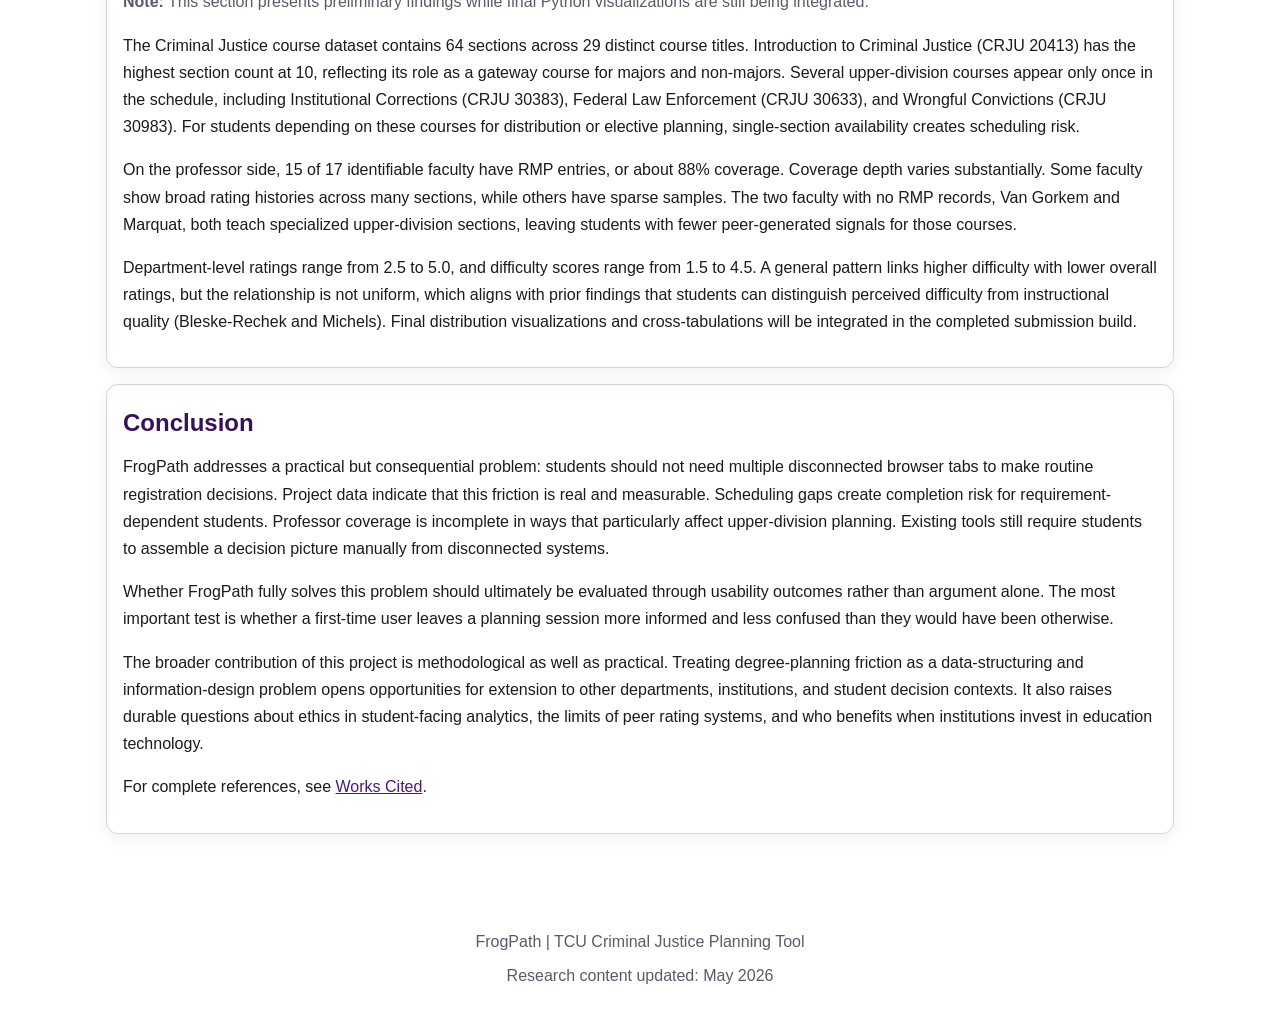
<file: pages/research-writeup.html>
<!DOCTYPE html>
<html lang="en">
<head>
  <meta charset="UTF-8">
  <meta name="viewport" content="width=device-width, initial-scale=1.0">
  <title>FrogPath | Research Write-Up</title>
  <link rel="stylesheet" href="../styles/main.css">
</head>
<body>
  <header class="site-header">
    <div class="nav-inner">
      <a class="brand" href="../index.html">FrogPath</a>
      <nav class="site-nav" aria-label="Main">
        <a href="../index.html">Home</a>
        <a href="degree-planner.html">Degree Planner</a>
        <a href="course-explorer.html">Course Explorer</a>
        <a href="professor-explorer.html">Professor Explorer</a>
        <a href="research-writeup.html">Research</a>
        <a href="works-cited.html">Works Cited</a>
      </nav>
    </div>
  </header>

  <main>
    <section class="panel research-header">
      <p class="eyebrow">Final Project Research</p>
      <h1 class="page-title">FrogPath: Student-Centered Degree Planning for TCU Criminal Justice</h1>
      <p class="muted">This page documents the written research component for the FrogPath capstone, including methodology, literature context, preliminary findings, and project scope decisions.</p>
    </section>

    <section class="panel toc-panel" aria-label="Research section navigation">
      <h2 class="page-title">Table of Contents</h2>
      <ol class="research-toc">
        <li><a href="#introduction">Introduction</a></li>
        <li><a href="#literature-review">Literature Review</a></li>
        <li><a href="#research-methodology">Research Methodology</a></li>
        <li><a href="#data-collection">Data Collection</a></li>
        <li><a href="#data-analysis">Data Analysis</a></li>
        <li><a href="#ai-tool-usage">AI Tool Usage</a></li>
        <li><a href="#scope-decisions">Scope Decisions</a></li>
        <li><a href="#analysis-findings">Analysis and Findings</a></li>
        <li><a href="#conclusion">Conclusion</a></li>
      </ol>
    </section>

    <article class="panel research-article" id="introduction">
      <h2 class="page-title">Introduction</h2>
      <p>Every semester at TCU, the same scene plays out across residence halls, libraries, and group chats: students preparing for registration switch between tabs with the undergraduate course catalog in one window, Stellic in another, Rate My Professors in a third, and a text thread asking friends whether a professor is worth taking. This fragmented experience is more than an inconvenience. It reflects a structural gap between the planning tools universities provide and the integrated experience students need to make informed academic decisions.</p>
      <p>FrogPath is a student-built, data-driven web application designed to address that gap for TCU Criminal Justice students. By aggregating degree requirements, course scheduling data, and Rate My Professors ratings into one interface, FrogPath aims to reduce planning friction and make already sought information available in one coherent place.</p>
      <p>This project investigates the gap between available planning tools and actual student information needs while navigating degree requirements, course scheduling, and professor selection. Through analysis of publicly available TCU course catalog data and Rate My Professors datasets, the project quantifies where current tools fall short and uses those findings to inform FrogPath design and development.</p>
    </article>

    <article class="panel research-article" id="literature-review">
      <h2 class="page-title">Literature Review</h2>
      <p>The problem FrogPath addresses sits at the intersection of three areas of scholarship: learning analytics and student success technology, critiques of educational technology design, and empirical work on how students use academic planning tools.</p>
      <p>Arnold and Pistilli's work on Purdue University's Course Signals showed that data-driven tools built around student academic history can improve outcomes when delivered through intuitive interfaces (Arnold and Pistilli). Their findings support FrogPath's core premise that institutional data aggregation can reduce information gaps for students. At the same time, later critiques of retention claims in early learning analytics systems underscore the importance of making careful, bounded claims about tool impact.</p>
      <p>Dahlstrom and Bichsel's ECAR study of over 75,000 undergraduates found that technology is deeply embedded in student life, but academic technology use is often broad rather than deep (Dahlstrom and Bichsel). Students reported high expectations for reliable, anytime access to systems that directly support planning and learning, which supports the practical case for a tool like FrogPath.</p>
      <p>Karp identifies four non-academic support mechanisms that improve outcomes: creating connections, clarifying goals, building college know-how, and helping students feel valued (Karp). This framework highlights a real limit for FrogPath: delivering information is not equivalent to advising interpretation.</p>
      <p>Noble provides the sharpest ethical challenge to the project by arguing that algorithmic outputs are not neutral and can reproduce social inequities (Noble). This concern applies directly to Rate My Professors data. If social bias shapes ratings, presenting those ratings without context risks reproducing those distortions in student planning behavior.</p>
      <p>Selwyn and Watters offer broader historical critiques of techno-optimism in education technology and caution against overpromising digital solutions (Selwyn; Watters). Their work informs a core design principle of this project: practical usefulness must be prioritized over inflated claims.</p>
      <p>Bleske-Rechek and Michels provide direct empirical relevance by showing that RateMyProfessors.com users can distinguish course ease from teaching quality, while still revealing limits in how ratings should be compared across contexts (Bleske-Rechek and Michels). This supports using RMP as an input rather than as a definitive measure of instructional quality.</p>
    </article>

    <article class="panel research-article" id="research-methodology">
      <h2 class="page-title">Research Methodology</h2>
      <p>This project uses a hybrid methodology that combines quantitative data analysis with qualitative evaluation of existing academic planning workflows. The process was organized into three phases: data collection, data analysis, and deliverable development.</p>
    </article>

    <article class="panel research-article" id="data-collection">
      <h2 class="page-title">Data Collection</h2>
      <p>The primary dataset was built from two sources. First, TCU Criminal Justice course data were collected from the classes.tcu.edu scheduling system using a table scraper workflow, producing a CSV of 64 course sections with course code, title, section number, delivery format, meeting time, enrollment cap, and available seats. Second, Rate My Professors data were collected for identifiable Criminal Justice faculty.</p>
      <p>The original plan was to use a Python package for automated RMP retrieval, but version incompatibilities prevented reliable collection. Data were therefore compiled manually from each professor profile, including quality rating, difficulty score, estimated time commitment, and listed courses. Two professors, James Van Gorkem and James Marquat, had no RMP profile presence. In this project, those absences are treated as meaningful coverage limitations rather than simple missing values.</p>
    </article>

    <article class="panel research-article" id="data-analysis">
      <h2 class="page-title">Data Analysis</h2>
      <p>Cleaning and analysis were conducted in Python with pandas following workflow practices described by McKinney (McKinney). The cleaned dataset was used to examine three questions:</p>
      <ul>
        <li>Which courses are offered infrequently or in constrained time windows, creating possible scheduling bottlenecks?</li>
        <li>How do professor rating and difficulty distributions vary across the department?</li>
        <li>What percentage of active faculty have meaningful RMP coverage?</li>
      </ul>
      <p>Outputs were structured as JSON artifacts for direct use in the web application interface and visual summaries.</p>
    </article>

    <article class="panel research-article" id="ai-tool-usage">
      <h2 class="page-title">AI Tool Usage</h2>
      <p>This project used AI tools for execution support after core research and design choices were established. Claude (Anthropic) was used as a writing and editing assistant for structured documents such as the project proposal and annotated bibliography. Source discovery, source reading, relevance decisions, and argument design were completed independently before AI-assisted drafting and revision.</p>
      <p>GitHub Copilot in VS Code was used to accelerate implementation tasks for the FrogPath web application, including starter scaffolding and code refinement based on explicit feature specifications. Prompts were grounded in design decisions made beforehand.</p>
      <p>The intellectual core of FrogPath, defining the research problem, narrowing scope to Criminal Justice, designing and cleaning the dataset, and deciding which features would be useful to students, was completed without AI systems making those decisions. AI support was used for execution speed, not project direction.</p>
    </article>

    <article class="panel research-article" id="scope-decisions">
      <h2 class="page-title">Scope Decisions</h2>
      <p>The project was deliberately scoped to TCU Criminal Justice rather than the full university for two reasons. First, a single-department boundary made manual data collection feasible within one semester. Second, domain familiarity as a graduating senior and prior researcher enabled better judgment on data quality and edge cases than a broad university-wide scope would have allowed.</p>
    </article>

    <article class="panel research-article" id="analysis-findings">
      <h2 class="page-title">Analysis and Findings</h2>
      <p class="muted"><strong>Note:</strong> This section presents preliminary findings while final Python visualizations are still being integrated.</p>
      <p>The Criminal Justice course dataset contains 64 sections across 29 distinct course titles. Introduction to Criminal Justice (CRJU 20413) has the highest section count at 10, reflecting its role as a gateway course for majors and non-majors. Several upper-division courses appear only once in the schedule, including Institutional Corrections (CRJU 30383), Federal Law Enforcement (CRJU 30633), and Wrongful Convictions (CRJU 30983). For students depending on these courses for distribution or elective planning, single-section availability creates scheduling risk.</p>
      <p>On the professor side, 15 of 17 identifiable faculty have RMP entries, or about 88% coverage. Coverage depth varies substantially. Some faculty show broad rating histories across many sections, while others have sparse samples. The two faculty with no RMP records, Van Gorkem and Marquat, both teach specialized upper-division sections, leaving students with fewer peer-generated signals for those courses.</p>
      <p>Department-level ratings range from 2.5 to 5.0, and difficulty scores range from 1.5 to 4.5. A general pattern links higher difficulty with lower overall ratings, but the relationship is not uniform, which aligns with prior findings that students can distinguish perceived difficulty from instructional quality (Bleske-Rechek and Michels). Final distribution visualizations and cross-tabulations will be integrated in the completed submission build.</p>
    </article>

    <article class="panel research-article" id="conclusion">
      <h2 class="page-title">Conclusion</h2>
      <p>FrogPath addresses a practical but consequential problem: students should not need multiple disconnected browser tabs to make routine registration decisions. Project data indicate that this friction is real and measurable. Scheduling gaps create completion risk for requirement-dependent students. Professor coverage is incomplete in ways that particularly affect upper-division planning. Existing tools still require students to assemble a decision picture manually from disconnected systems.</p>
      <p>Whether FrogPath fully solves this problem should ultimately be evaluated through usability outcomes rather than argument alone. The most important test is whether a first-time user leaves a planning session more informed and less confused than they would have been otherwise.</p>
      <p>The broader contribution of this project is methodological as well as practical. Treating degree-planning friction as a data-structuring and information-design problem opens opportunities for extension to other departments, institutions, and student decision contexts. It also raises durable questions about ethics in student-facing analytics, the limits of peer rating systems, and who benefits when institutions invest in education technology.</p>
      <p>For complete references, see <a href="works-cited.html">Works Cited</a>.</p>
    </article>
  </main>

  <footer class="site-footer">
    <p>FrogPath | TCU Criminal Justice Planning Tool</p>
    <p class="muted">Research content updated: May 2026</p>
  </footer>

  <script src="../scripts/nav.js"></script>
</body>
</html>
</file>
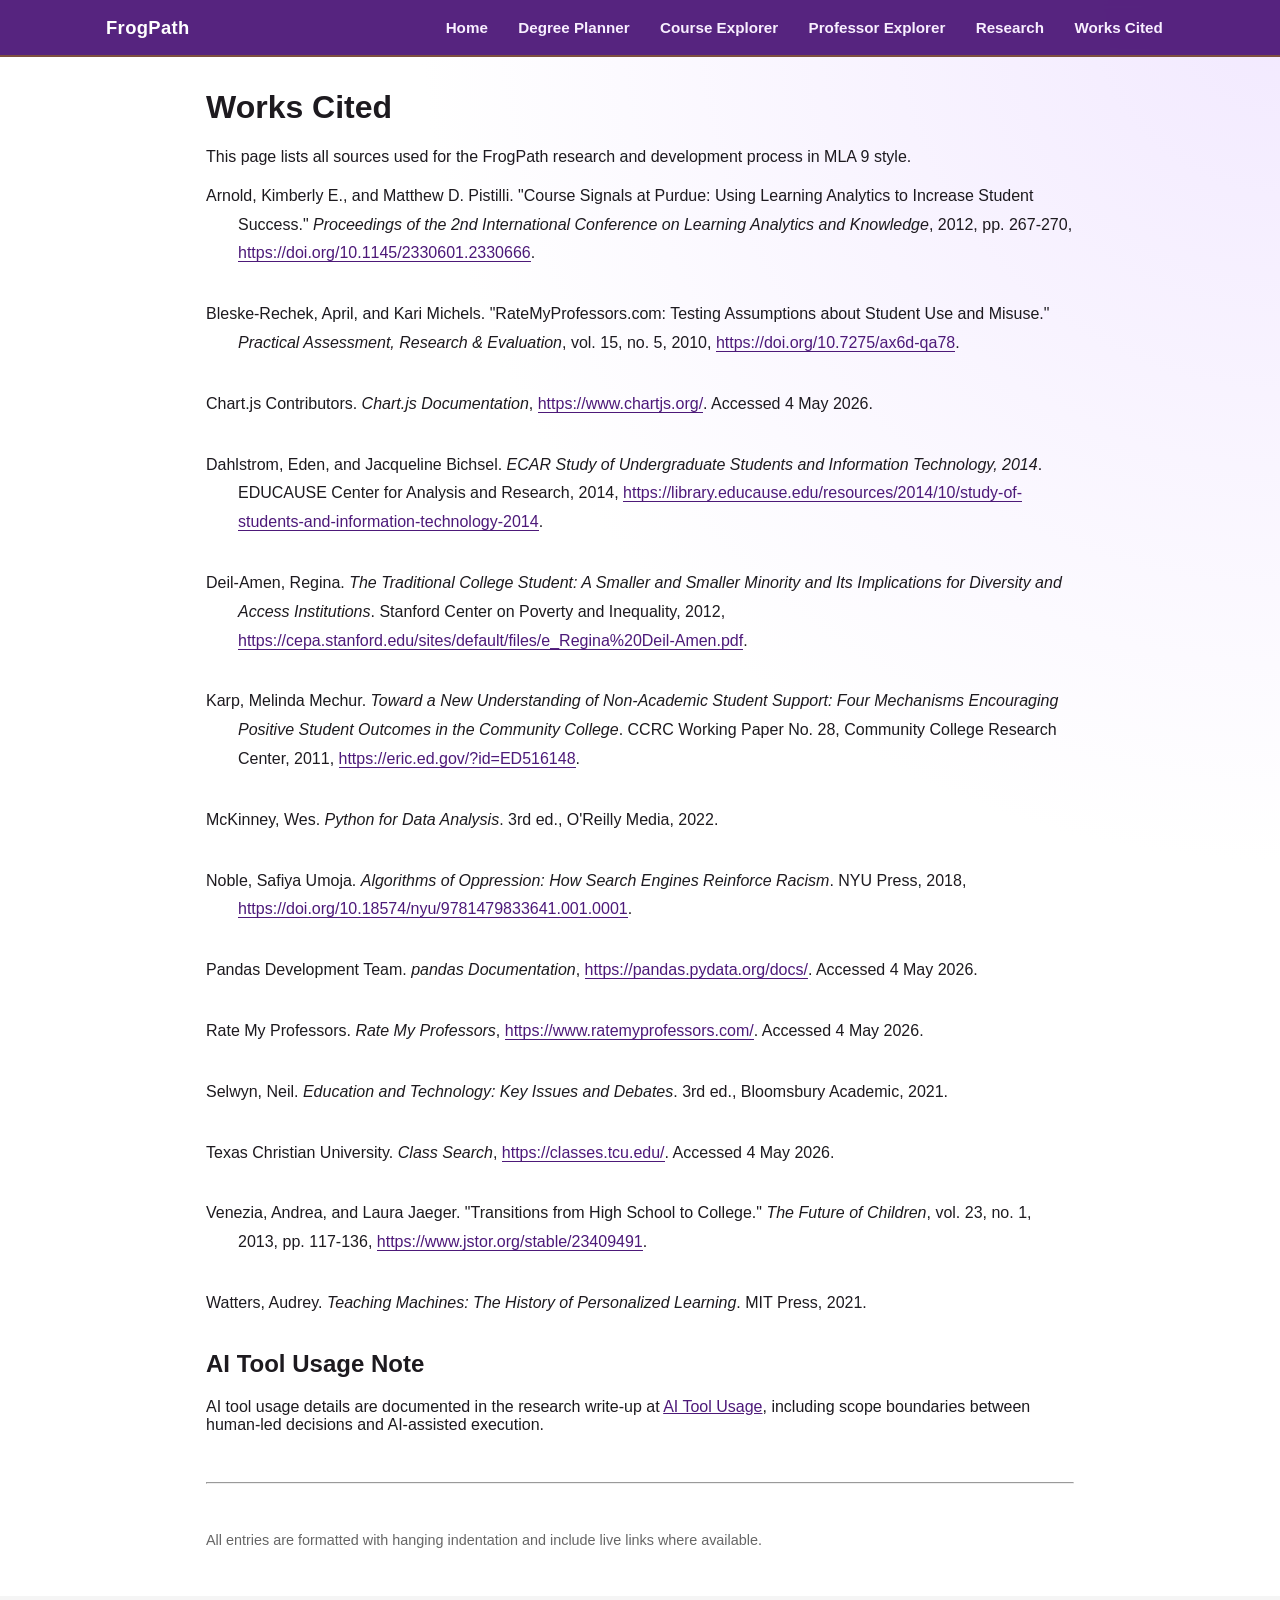
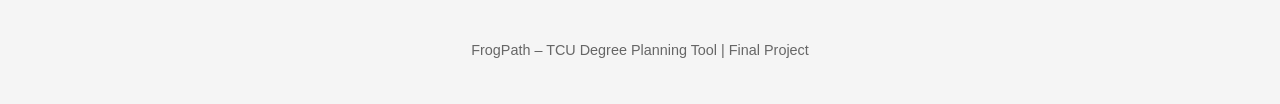
<file: pages/works-cited.html>
<!DOCTYPE html>
<html lang="en">
<head>
  <meta charset="UTF-8">
  <meta name="viewport" content="width=device-width, initial-scale=1.0">
  <title>Works Cited | FrogPath</title>
  <link rel="stylesheet" href="../styles/main.css">
  <style>
    .works-cited-container {
      max-width: 900px;
      margin: 2rem auto;
      padding: 0 1rem;
    }
    .citation {
      margin-bottom: 2rem;
      margin-left: 2rem;
      text-indent: -2rem;
      line-height: 1.8;
    }
    .citation-placeholder {
      color: #999;
      font-style: italic;
      padding: 1rem;
      background-color: #f5f5f5;
      border-left: 3px solid #ddd;
      margin-bottom: 1rem;
    }
    .citation a {
      color: #4D1979;
      text-decoration: none;
      border-bottom: 1px solid #4D1979;
      transition: color 0.2s ease;
    }
    .citation a:hover {
      color: #A67C00;
      border-bottom-color: #A67C00;
    }
  </style>
</head>
<body>
  <header class="site-header">
    <div class="nav-inner">
      <a class="brand" href="../index.html">FrogPath</a>
      <nav class="site-nav" aria-label="Main">
        <a href="../index.html">Home</a>
        <a href="degree-planner.html">Degree Planner</a>
        <a href="course-explorer.html">Course Explorer</a>
        <a href="professor-explorer.html">Professor Explorer</a>
        <a href="research-writeup.html">Research</a>
        <a href="works-cited.html">Works Cited</a>
      </nav>
    </div>
  </header>

  <main class="works-cited-container">
    <h1>Works Cited</h1>
    <p>This page lists all sources used for the FrogPath research and development process in MLA 9 style.</p>

    <div class="citation">Arnold, Kimberly E., and Matthew D. Pistilli. "Course Signals at Purdue: Using Learning Analytics to Increase Student Success." <em>Proceedings of the 2nd International Conference on Learning Analytics and Knowledge</em>, 2012, pp. 267-270, <a href="https://doi.org/10.1145/2330601.2330666" target="_blank">https://doi.org/10.1145/2330601.2330666</a>.</div>

    <div class="citation">Bleske-Rechek, April, and Kari Michels. "RateMyProfessors.com: Testing Assumptions about Student Use and Misuse." <em>Practical Assessment, Research &amp; Evaluation</em>, vol. 15, no. 5, 2010, <a href="https://doi.org/10.7275/ax6d-qa78" target="_blank">https://doi.org/10.7275/ax6d-qa78</a>.</div>

    <div class="citation">Chart.js Contributors. <em>Chart.js Documentation</em>, <a href="https://www.chartjs.org/" target="_blank">https://www.chartjs.org/</a>. Accessed 4 May 2026.</div>

    <div class="citation">Dahlstrom, Eden, and Jacqueline Bichsel. <em>ECAR Study of Undergraduate Students and Information Technology, 2014</em>. EDUCAUSE Center for Analysis and Research, 2014, <a href="https://library.educause.edu/resources/2014/10/study-of-students-and-information-technology-2014" target="_blank">https://library.educause.edu/resources/2014/10/study-of-students-and-information-technology-2014</a>.</div>

    <div class="citation">Deil-Amen, Regina. <em>The Traditional College Student: A Smaller and Smaller Minority and Its Implications for Diversity and Access Institutions</em>. Stanford Center on Poverty and Inequality, 2012, <a href="https://cepa.stanford.edu/sites/default/files/e_Regina%20Deil-Amen.pdf" target="_blank">https://cepa.stanford.edu/sites/default/files/e_Regina%20Deil-Amen.pdf</a>.</div>

    <div class="citation">Karp, Melinda Mechur. <em>Toward a New Understanding of Non-Academic Student Support: Four Mechanisms Encouraging Positive Student Outcomes in the Community College</em>. CCRC Working Paper No. 28, Community College Research Center, 2011, <a href="https://eric.ed.gov/?id=ED516148" target="_blank">https://eric.ed.gov/?id=ED516148</a>.</div>

    <div class="citation">McKinney, Wes. <em>Python for Data Analysis</em>. 3rd ed., O'Reilly Media, 2022.</div>

    <div class="citation">Noble, Safiya Umoja. <em>Algorithms of Oppression: How Search Engines Reinforce Racism</em>. NYU Press, 2018, <a href="https://doi.org/10.18574/nyu/9781479833641.001.0001" target="_blank">https://doi.org/10.18574/nyu/9781479833641.001.0001</a>.</div>

    <div class="citation">Pandas Development Team. <em>pandas Documentation</em>, <a href="https://pandas.pydata.org/docs/" target="_blank">https://pandas.pydata.org/docs/</a>. Accessed 4 May 2026.</div>

    <div class="citation">Rate My Professors. <em>Rate My Professors</em>, <a href="https://www.ratemyprofessors.com/" target="_blank">https://www.ratemyprofessors.com/</a>. Accessed 4 May 2026.</div>

    <div class="citation">Selwyn, Neil. <em>Education and Technology: Key Issues and Debates</em>. 3rd ed., Bloomsbury Academic, 2021.</div>

    <div class="citation">Texas Christian University. <em>Class Search</em>, <a href="https://classes.tcu.edu/" target="_blank">https://classes.tcu.edu/</a>. Accessed 4 May 2026.</div>

    <div class="citation">Venezia, Andrea, and Laura Jaeger. "Transitions from High School to College." <em>The Future of Children</em>, vol. 23, no. 1, 2013, pp. 117-136, <a href="https://www.jstor.org/stable/23409491" target="_blank">https://www.jstor.org/stable/23409491</a>.</div>

    <div class="citation">Watters, Audrey. <em>Teaching Machines: The History of Personalized Learning</em>. MIT Press, 2021.</div>

    <h2>AI Tool Usage Note</h2>
    <p>
      AI tool usage details are documented in the research write-up at
      <a href="research-writeup.html#ai-tool-usage">AI Tool Usage</a>, including scope boundaries between human-led decisions and AI-assisted execution.
    </p>

    <hr style="margin-top: 3rem; margin-bottom: 3rem;">
    <p style="font-size: 0.9rem; color: #666;">All entries are formatted with hanging indentation and include live links where available.</p>
  </main>

  <footer style="margin-top: 3rem; padding: 2rem; background-color: #f5f5f5; text-align: center; font-size: 0.9rem; color: #666;">
    <p>FrogPath – TCU Degree Planning Tool | Final Project</p>
  </footer>
</body>
</html>
</file>
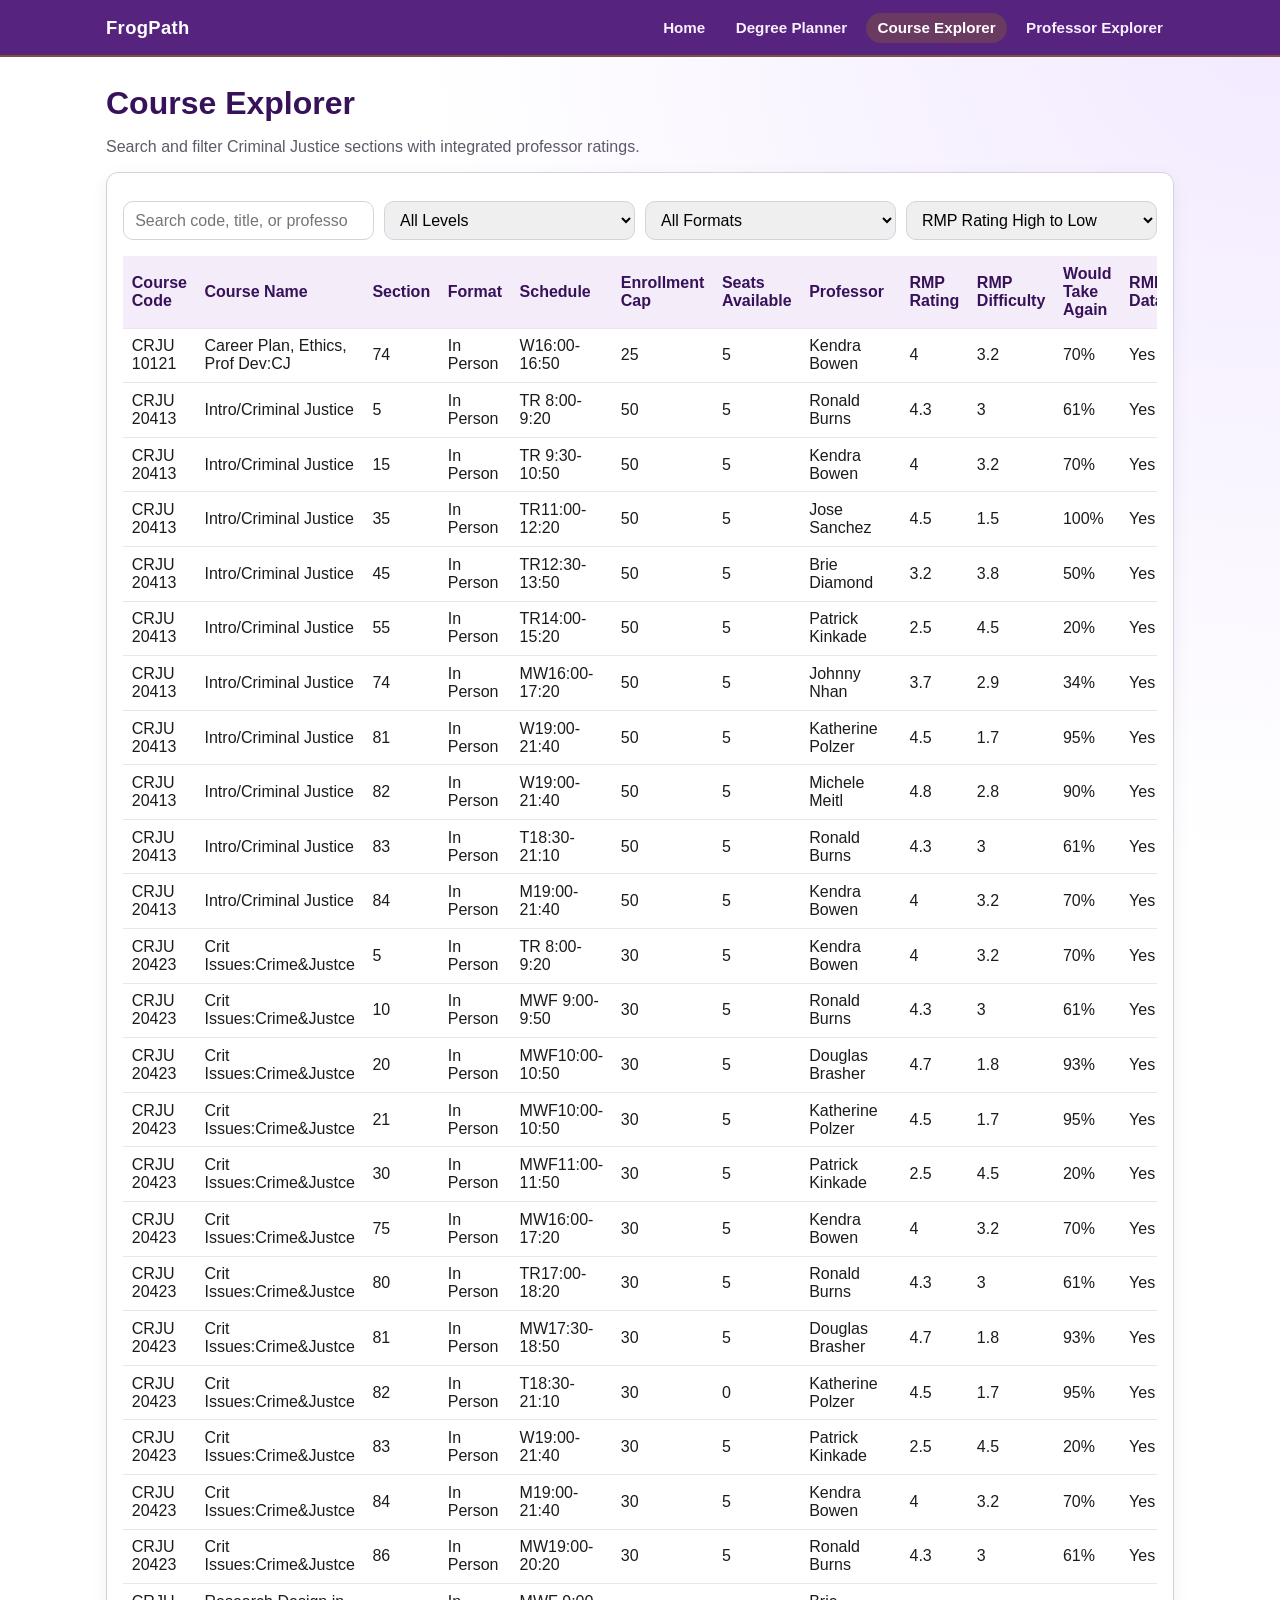
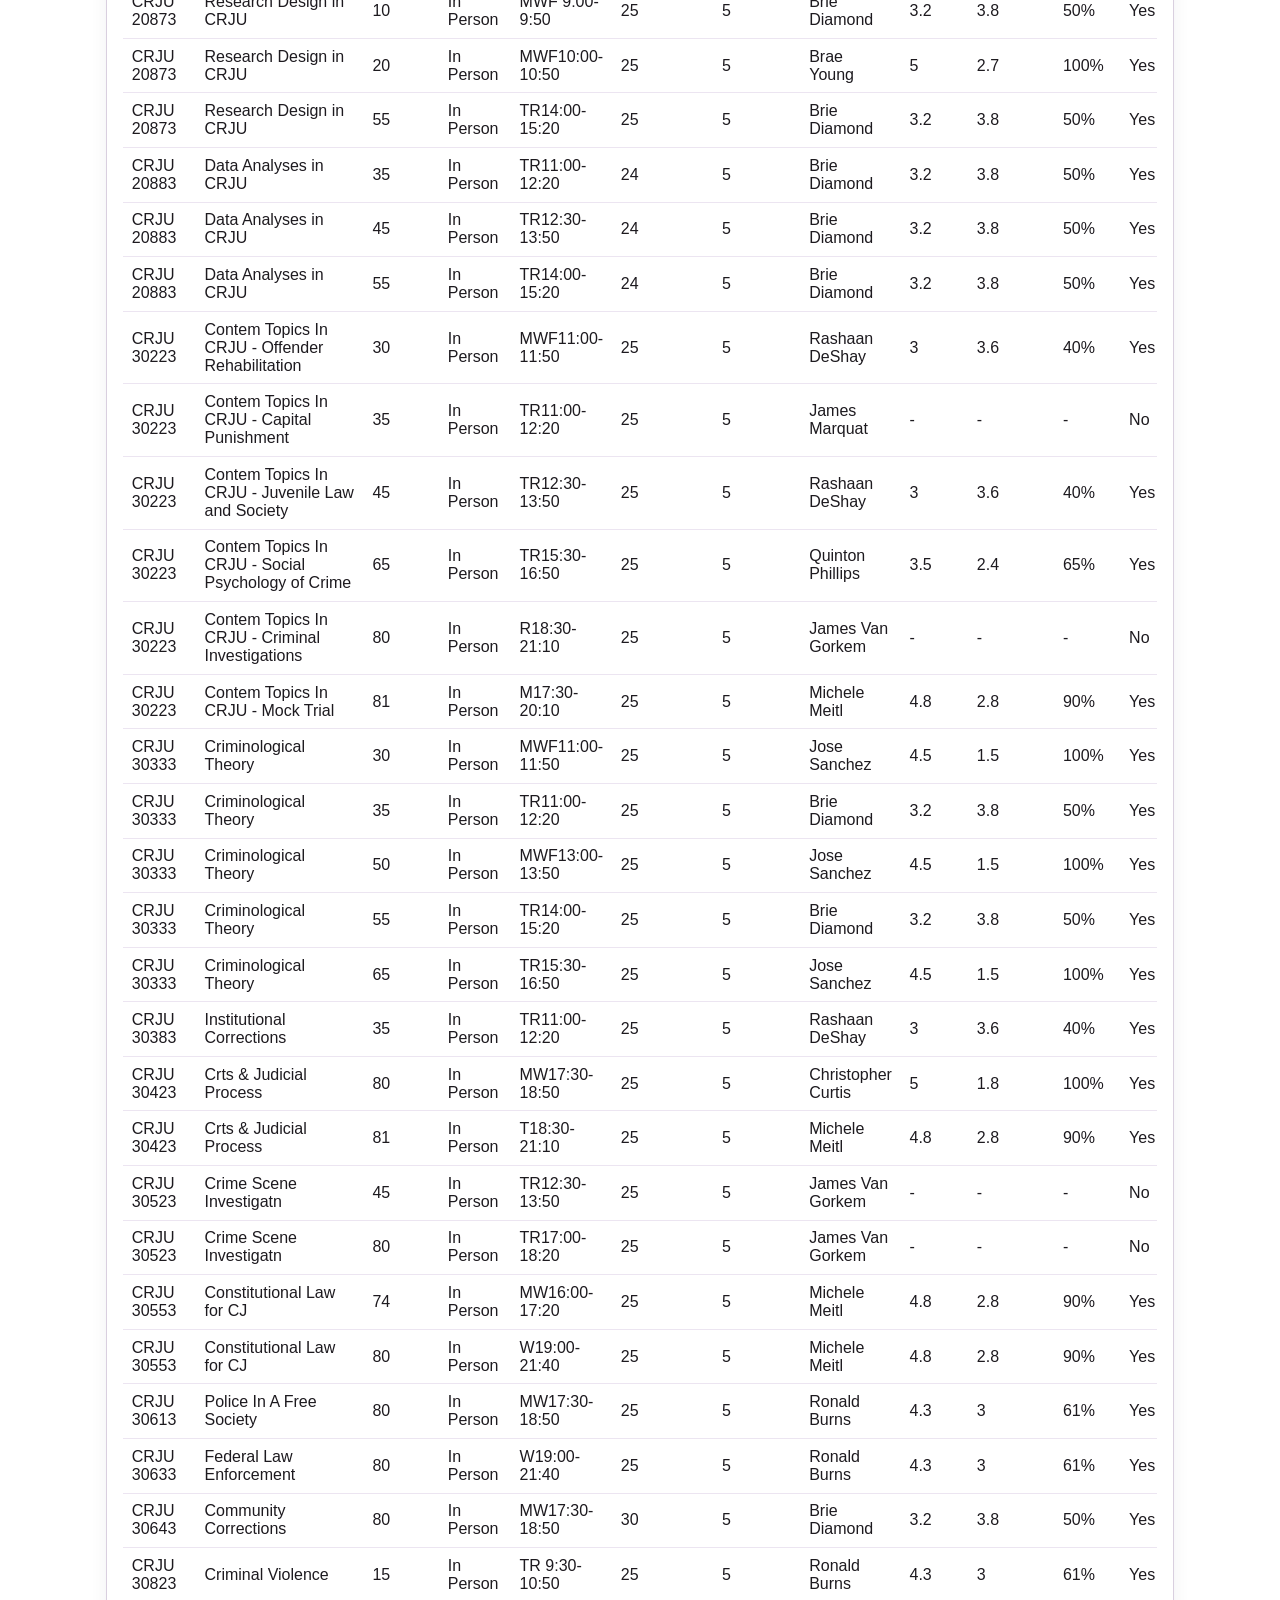
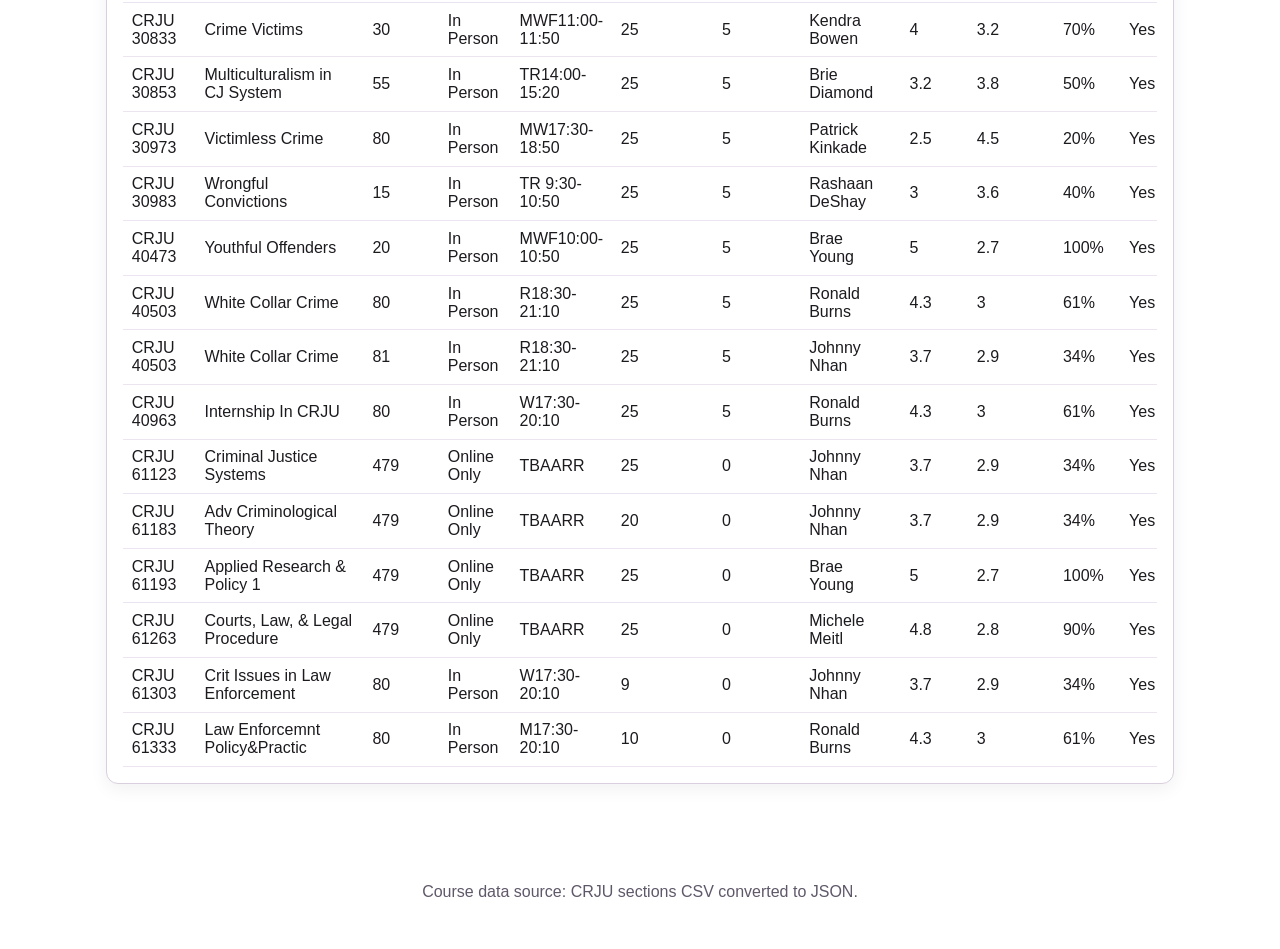
<file: web/pages/course-explorer.html>
<!DOCTYPE html>
<html lang="en">
<head>
  <meta charset="UTF-8">
  <meta name="viewport" content="width=device-width, initial-scale=1.0">
  <title>FrogPath | Course Explorer</title>
  <link rel="stylesheet" href="../styles/main.css">
</head>
<body>
  <header class="site-header">
    <div class="nav-inner">
      <a class="brand" href="../index.html">FrogPath</a>
      <nav class="site-nav" aria-label="Main">
        <a href="../index.html">Home</a>
        <a href="degree-planner.html">Degree Planner</a>
        <a href="course-explorer.html">Course Explorer</a>
        <a href="professor-explorer.html">Professor Explorer</a>
      </nav>
    </div>
  </header>

  <main>
    <h1 class="page-title">Course Explorer</h1>
    <p class="muted">Search and filter Criminal Justice sections with integrated professor ratings.</p>

    <section class="panel">
      <div class="controls">
        <input id="course-search" type="search" placeholder="Search code, title, or professor">
        <select id="course-level">
          <option value="">All Levels</option>
          <option value="20000">20000s</option>
          <option value="30000">30000s</option>
          <option value="40000">40000s</option>
        </select>
        <select id="course-format">
          <option value="">All Formats</option>
          <option value="In Person">In Person</option>
          <option value="Online">Online</option>
        </select>
        <select id="course-sort">
          <option value="rating-desc">RMP Rating High to Low</option>
          <option value="rating-asc">RMP Rating Low to High</option>
          <option value="difficulty-asc">Difficulty Easy to Hard</option>
          <option value="difficulty-desc">Difficulty Hard to Easy</option>
        </select>
      </div>

      <div class="table-wrap">
        <table>
          <thead>
            <tr>
              <th>Course Code</th>
              <th>Course Name</th>
              <th>Section</th>
              <th>Format</th>
              <th>Schedule</th>
              <th>Enrollment Cap</th>
              <th>Seats Available</th>
              <th>Professor</th>
              <th>RMP Rating</th>
              <th>RMP Difficulty</th>
              <th>Would Take Again</th>
              <th>RMP Data</th>
            </tr>
          </thead>
          <tbody id="course-table-body"></tbody>
        </table>
      </div>
    </section>
  </main>

  <footer class="site-footer">
    <p>Course data source: CRJU sections CSV converted to JSON.</p>
  </footer>

  <script src="../scripts/nav.js"></script>
  <script src="../scripts/course-explorer.js"></script>
</body>
</html>
</file>
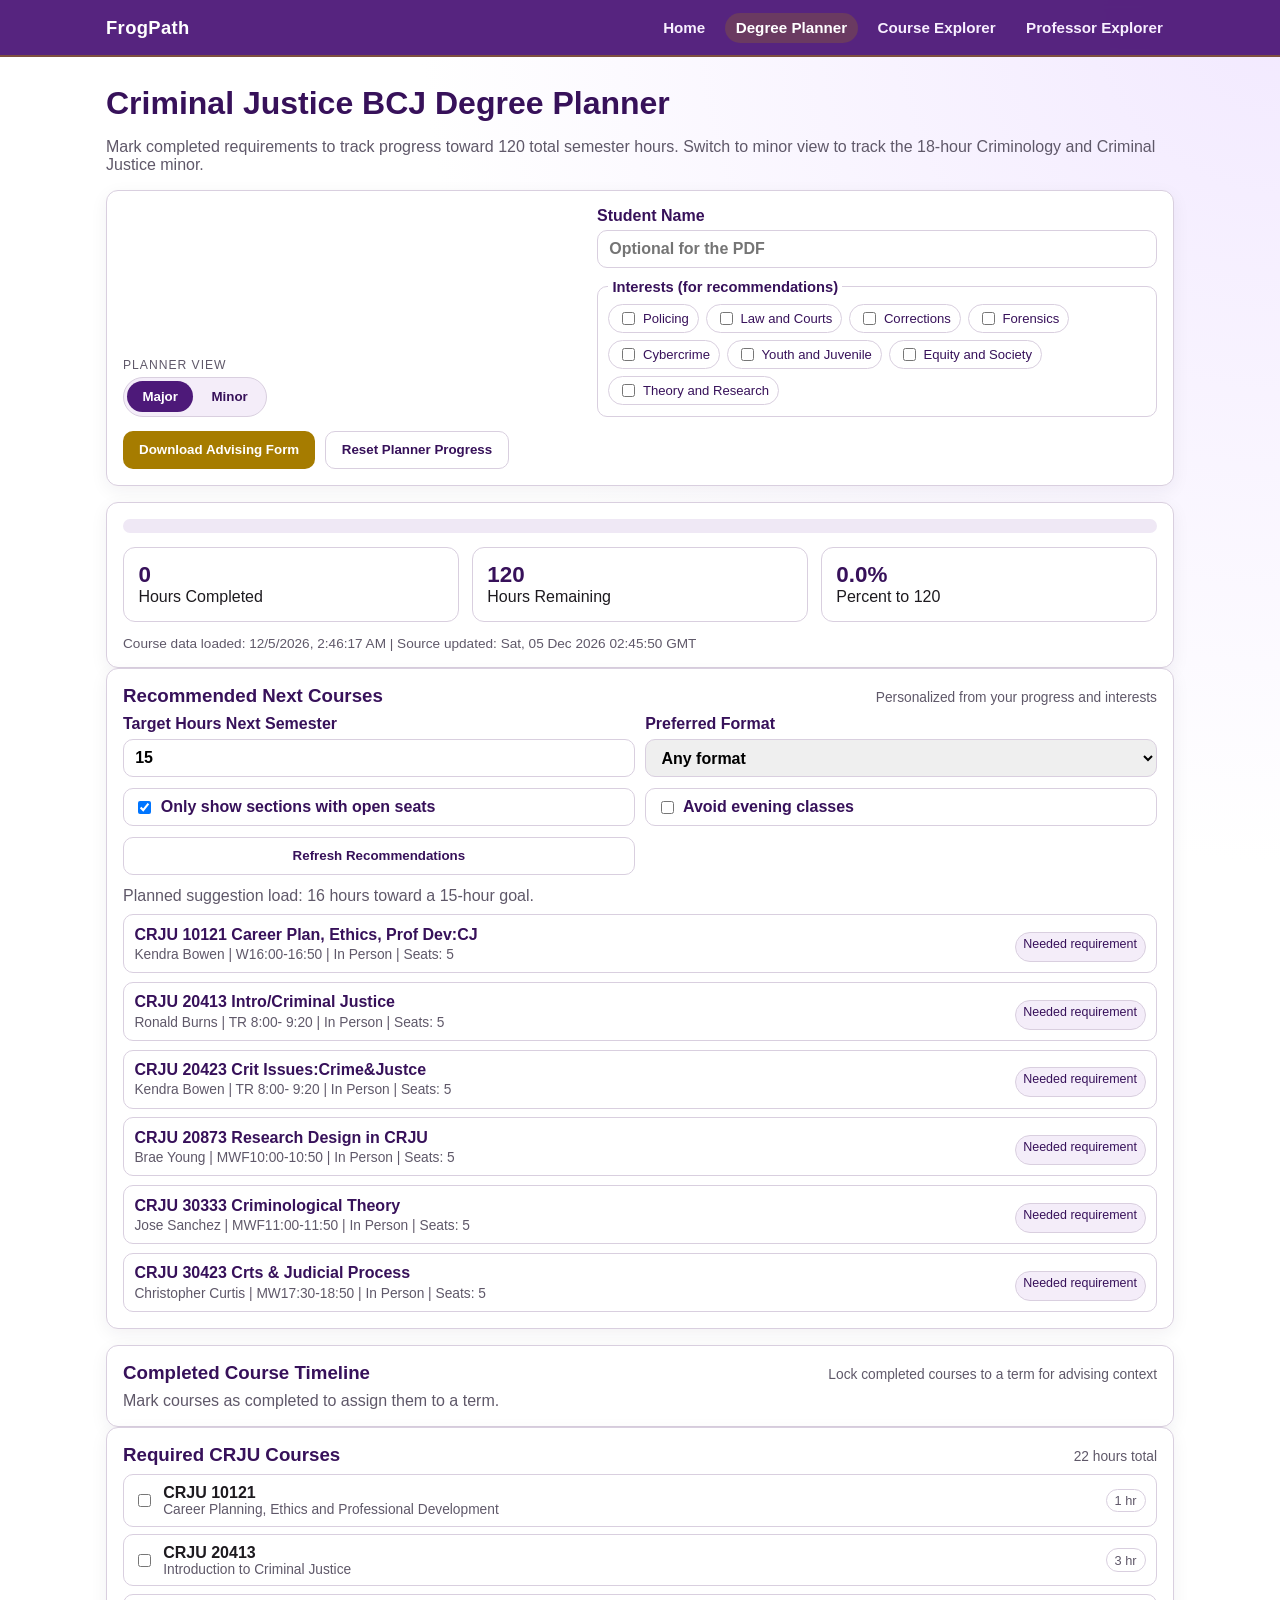
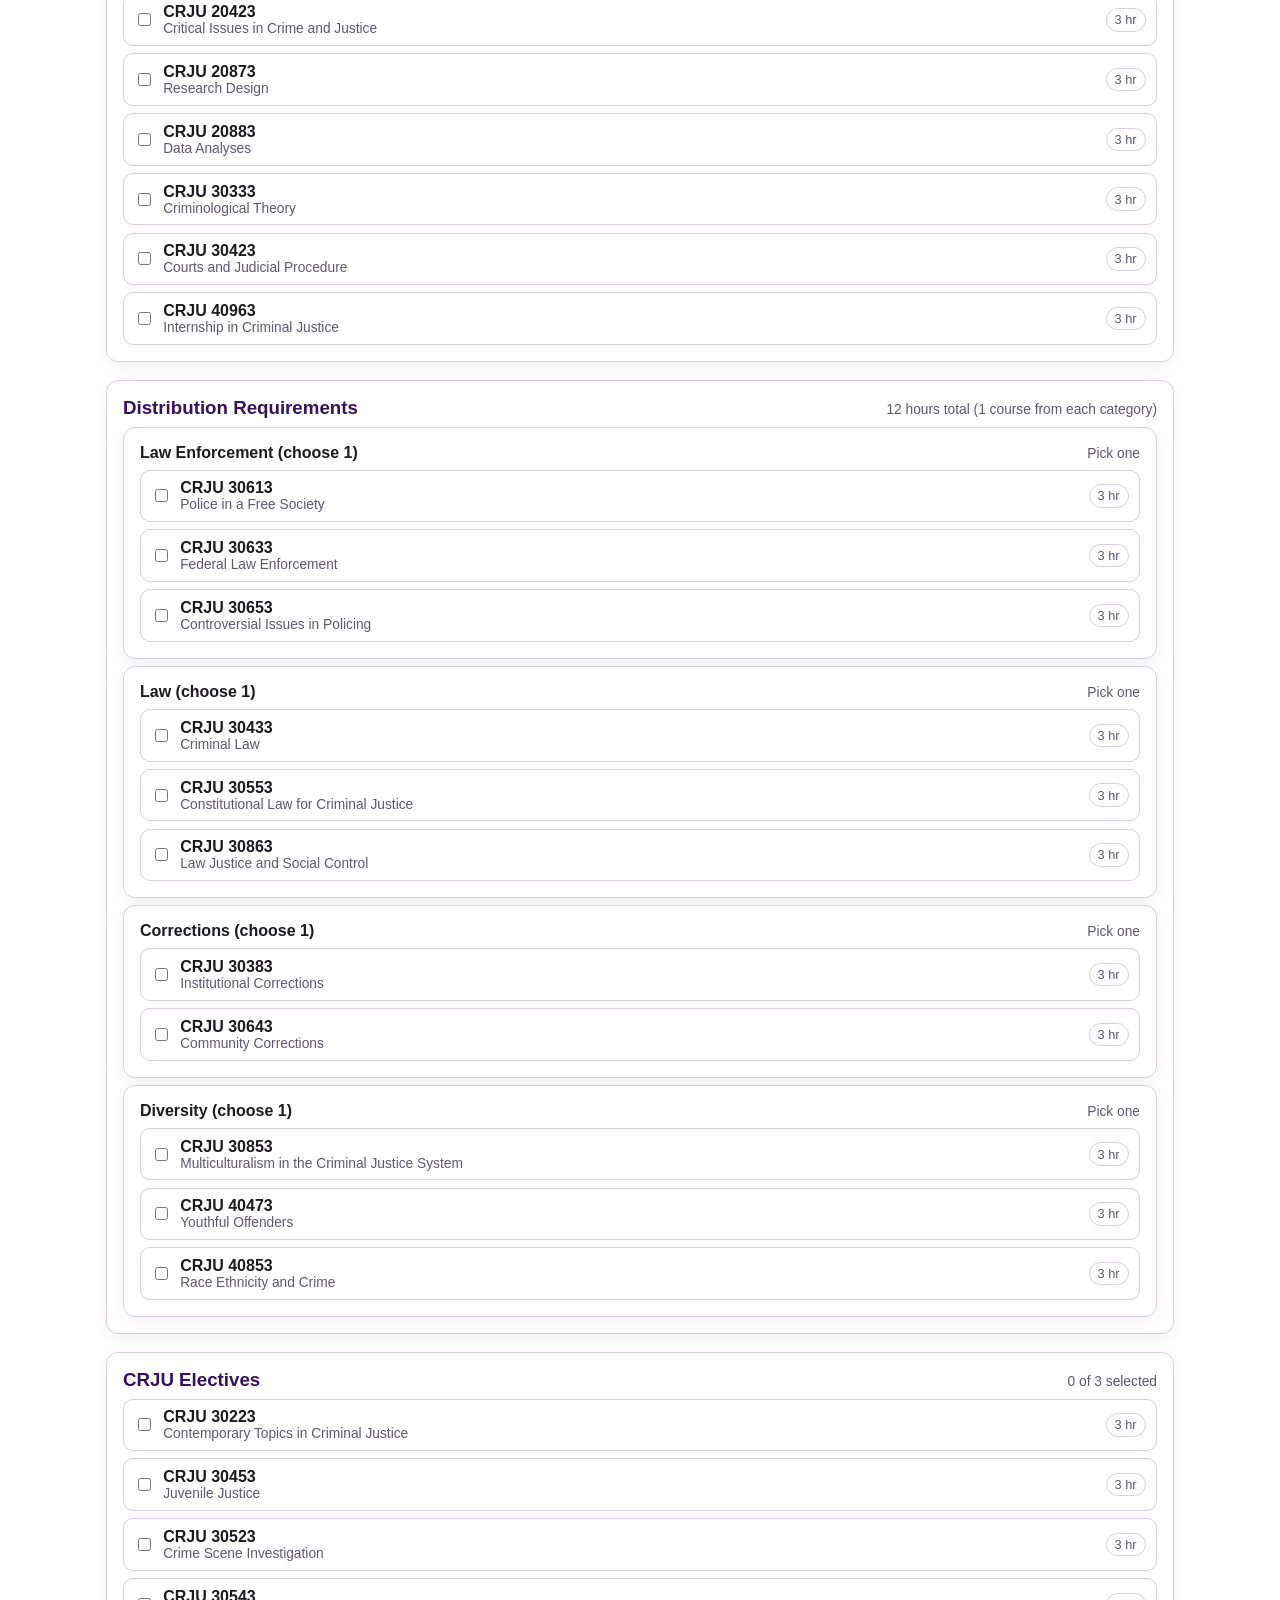
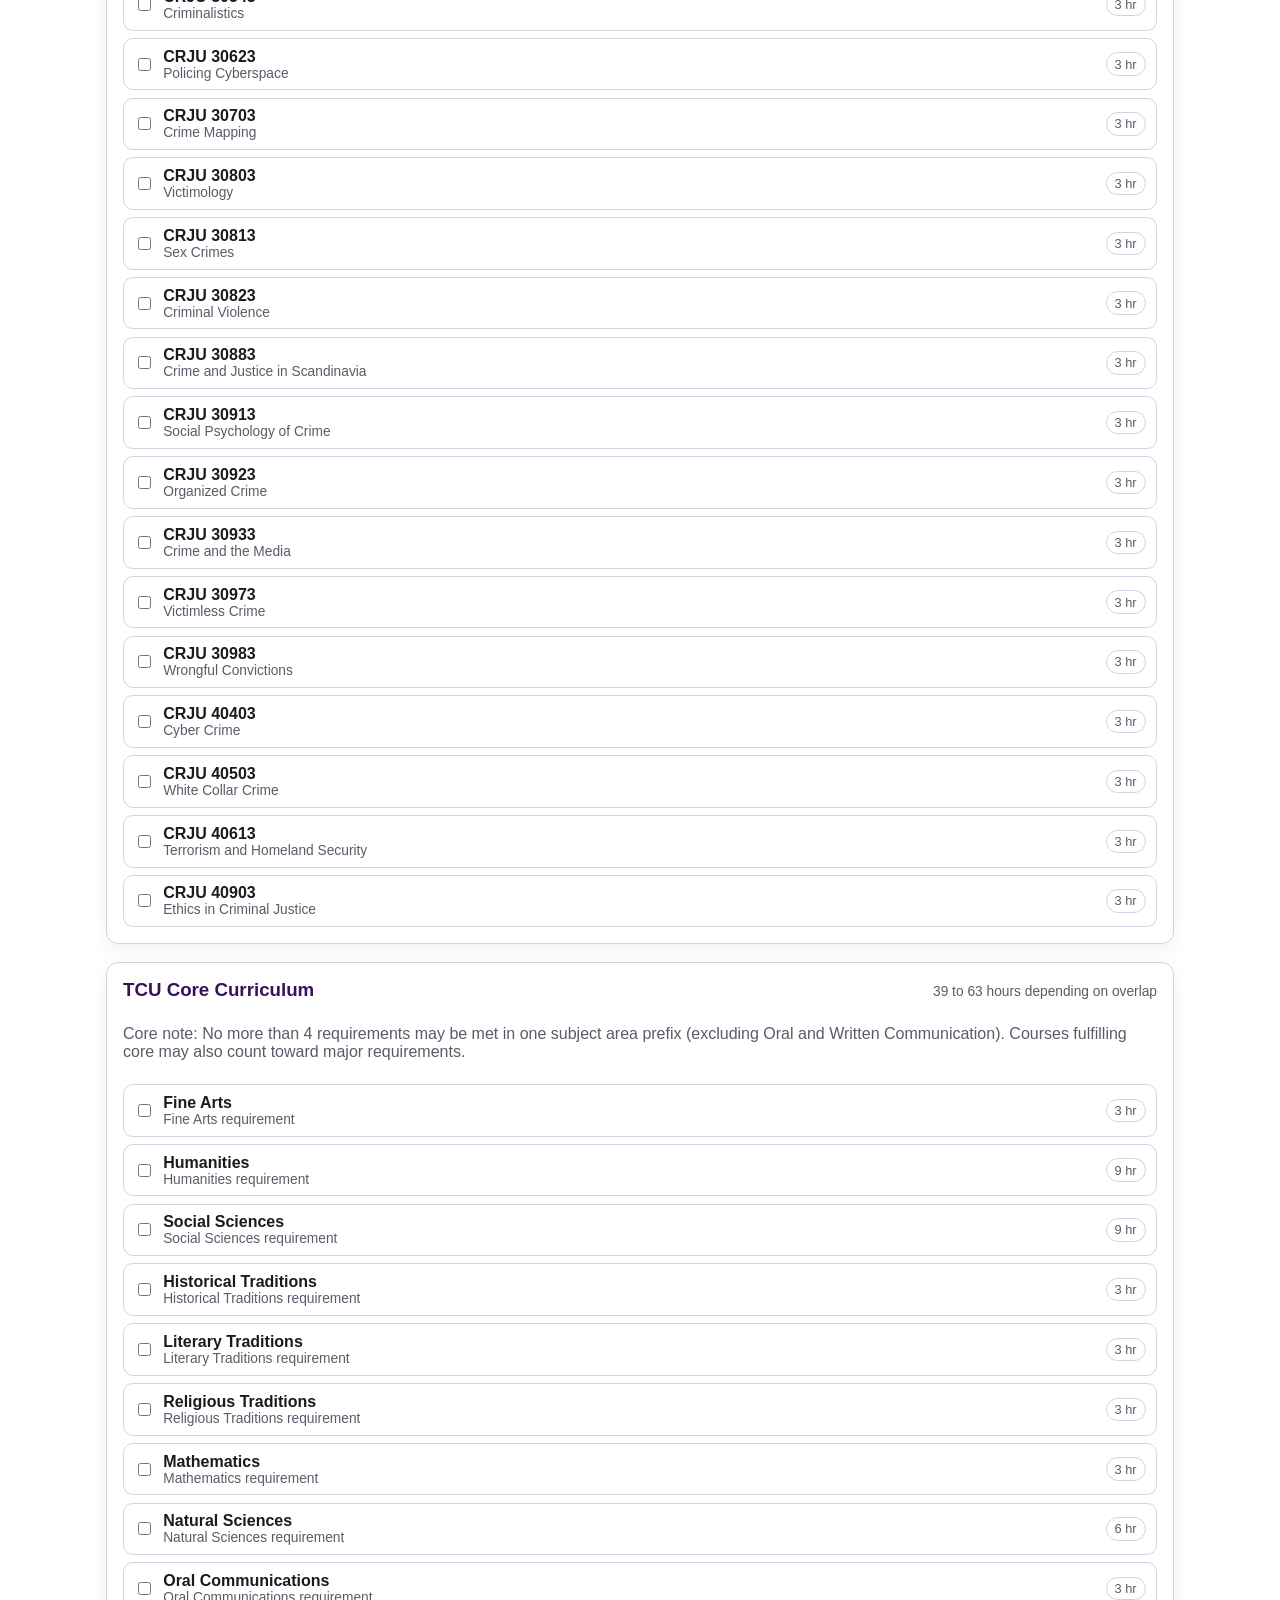
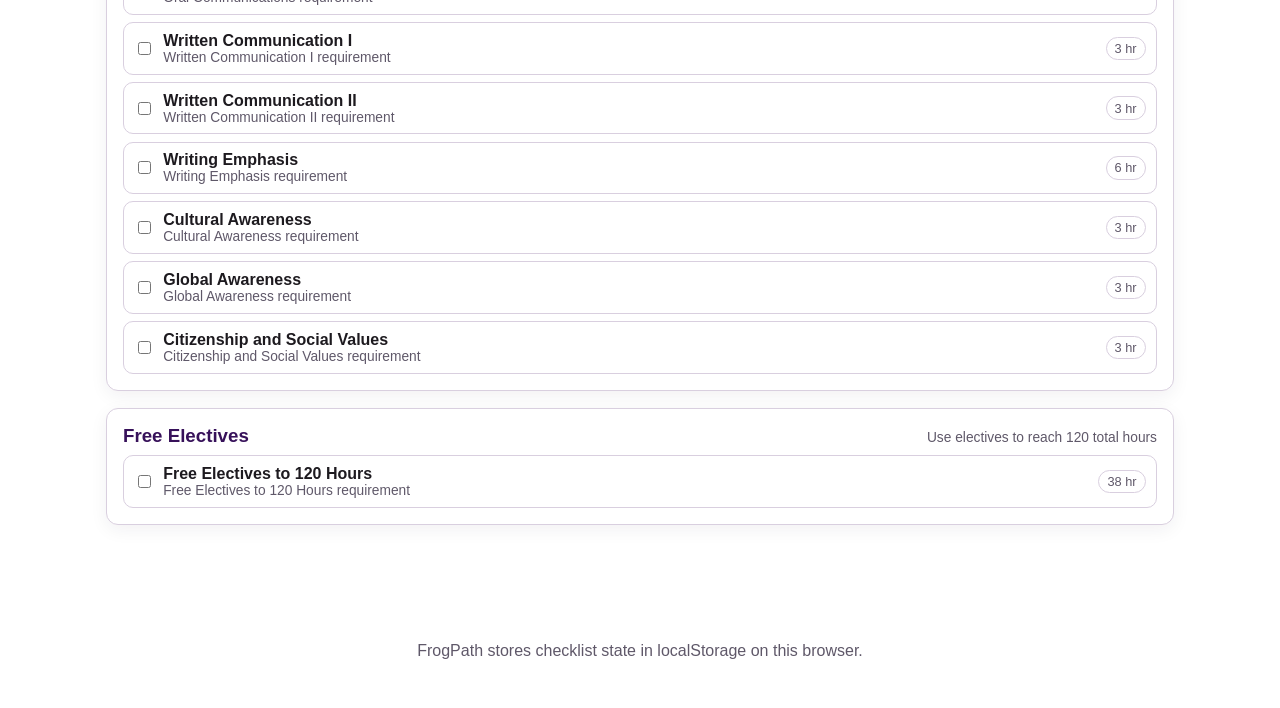
<file: web/pages/degree-planner.html>
<!DOCTYPE html>
<html lang="en">
<head>
  <meta charset="UTF-8">
  <meta name="viewport" content="width=device-width, initial-scale=1.0">
  <title>FrogPath | Degree Planner</title>
  <link rel="stylesheet" href="../styles/main.css">
</head>
<body>
  <header class="site-header">
    <div class="nav-inner">
      <a class="brand" href="../index.html">FrogPath</a>
      <nav class="site-nav" aria-label="Main">
        <a href="../index.html">Home</a>
        <a href="degree-planner.html">Degree Planner</a>
        <a href="course-explorer.html">Course Explorer</a>
        <a href="professor-explorer.html">Professor Explorer</a>
      </nav>
    </div>
  </header>

  <main>
    <h1 id="planner-title" class="page-title">Criminal Justice BCJ Degree Planner</h1>
    <p id="planner-summary" class="muted">Mark completed requirements to track progress toward 120 total semester hours. Switch to minor view to track the 18-hour Criminology and Criminal Justice minor.</p>

    <section class="panel planner-toolbar" aria-label="Planner controls">
      <div class="planner-toolbar-row">
        <div>
          <p class="eyebrow">Planner View</p>
          <div class="view-toggle" role="tablist" aria-label="Degree planner view">
            <button id="major-view-btn" class="mode-toggle-btn active" type="button" aria-pressed="true">Major</button>
            <button id="minor-view-btn" class="mode-toggle-btn" type="button" aria-pressed="false">Minor</button>
          </div>
        </div>

        <div class="planner-meta-fields">
          <label class="planner-field" for="student-name">
            Student Name
            <input id="student-name" type="text" name="student-name" placeholder="Optional for the PDF">
          </label>

          <fieldset class="interest-fieldset" aria-label="Career interests for recommendations">
            <legend>Interests (for recommendations)</legend>
            <div id="interest-options" class="interest-options"></div>
          </fieldset>
        </div>
      </div>

      <div class="planner-actions">
        <button id="download-advising-form" type="button">Download Advising Form</button>
        <button id="reset-progress" type="button" class="secondary-button">Reset Planner Progress</button>
      </div>
    </section>

    <section class="panel">
      <div class="progress-shell" aria-label="Progress toward 120 hours">
        <div id="progress-fill" class="progress-fill"></div>
      </div>
      <div class="stat-grid">
        <article class="stat-card">
          <span id="hours-completed" class="stat-value">0</span>
          <span>Hours Completed</span>
        </article>
        <article class="stat-card">
          <span id="hours-remaining" class="stat-value">120</span>
          <span>Hours Remaining</span>
        </article>
        <article class="stat-card">
          <span id="hours-percent" class="stat-value">0%</span>
          <span>Percent to 120</span>
        </article>
      </div>
      <p id="data-freshness" class="muted data-freshness">Course data status: Loading...</p>
    </section>

    <section class="panel recommender-panel" aria-label="Recommended courses">
      <div class="req-header">
        <h3>Recommended Next Courses</h3>
        <span class="req-meta">Personalized from your progress and interests</span>
      </div>

      <div class="recommendation-controls">
        <label class="planner-field" for="target-hours">
          Target Hours Next Semester
          <input id="target-hours" type="number" min="3" max="18" step="1" value="15">
        </label>

        <label class="planner-field" for="filter-format">
          Preferred Format
          <select id="filter-format">
            <option value="">Any format</option>
            <option value="In Person">In person only</option>
            <option value="Online">Online only</option>
            <option value="Hybrid">Hybrid only</option>
          </select>
        </label>

        <label class="filter-inline" for="filter-open-seats">
          <input id="filter-open-seats" type="checkbox" checked>
          Only show sections with open seats
        </label>

        <label class="filter-inline" for="filter-no-evening">
          <input id="filter-no-evening" type="checkbox">
          Avoid evening classes
        </label>

        <button id="refresh-recommendations" type="button" class="secondary-button" aria-label="Refresh recommendations">Refresh Recommendations</button>
      </div>

      <ul id="recommendation-list" class="recommendation-list"></ul>
    </section>

    <section class="panel" aria-label="Completed course timeline">
      <div class="req-header">
        <h3>Completed Course Timeline</h3>
        <span class="req-meta">Lock completed courses to a term for advising context</span>
      </div>
      <div id="timeline-root" class="timeline-list"></div>
    </section>

    <section id="planner-root"></section>
  </main>

  <footer class="site-footer">
    <p>FrogPath stores checklist state in localStorage on this browser.</p>
  </footer>

  <script src="../scripts/nav.js"></script>
  <script src="../scripts/degree-planner.js"></script>
</body>
</html>
</file>
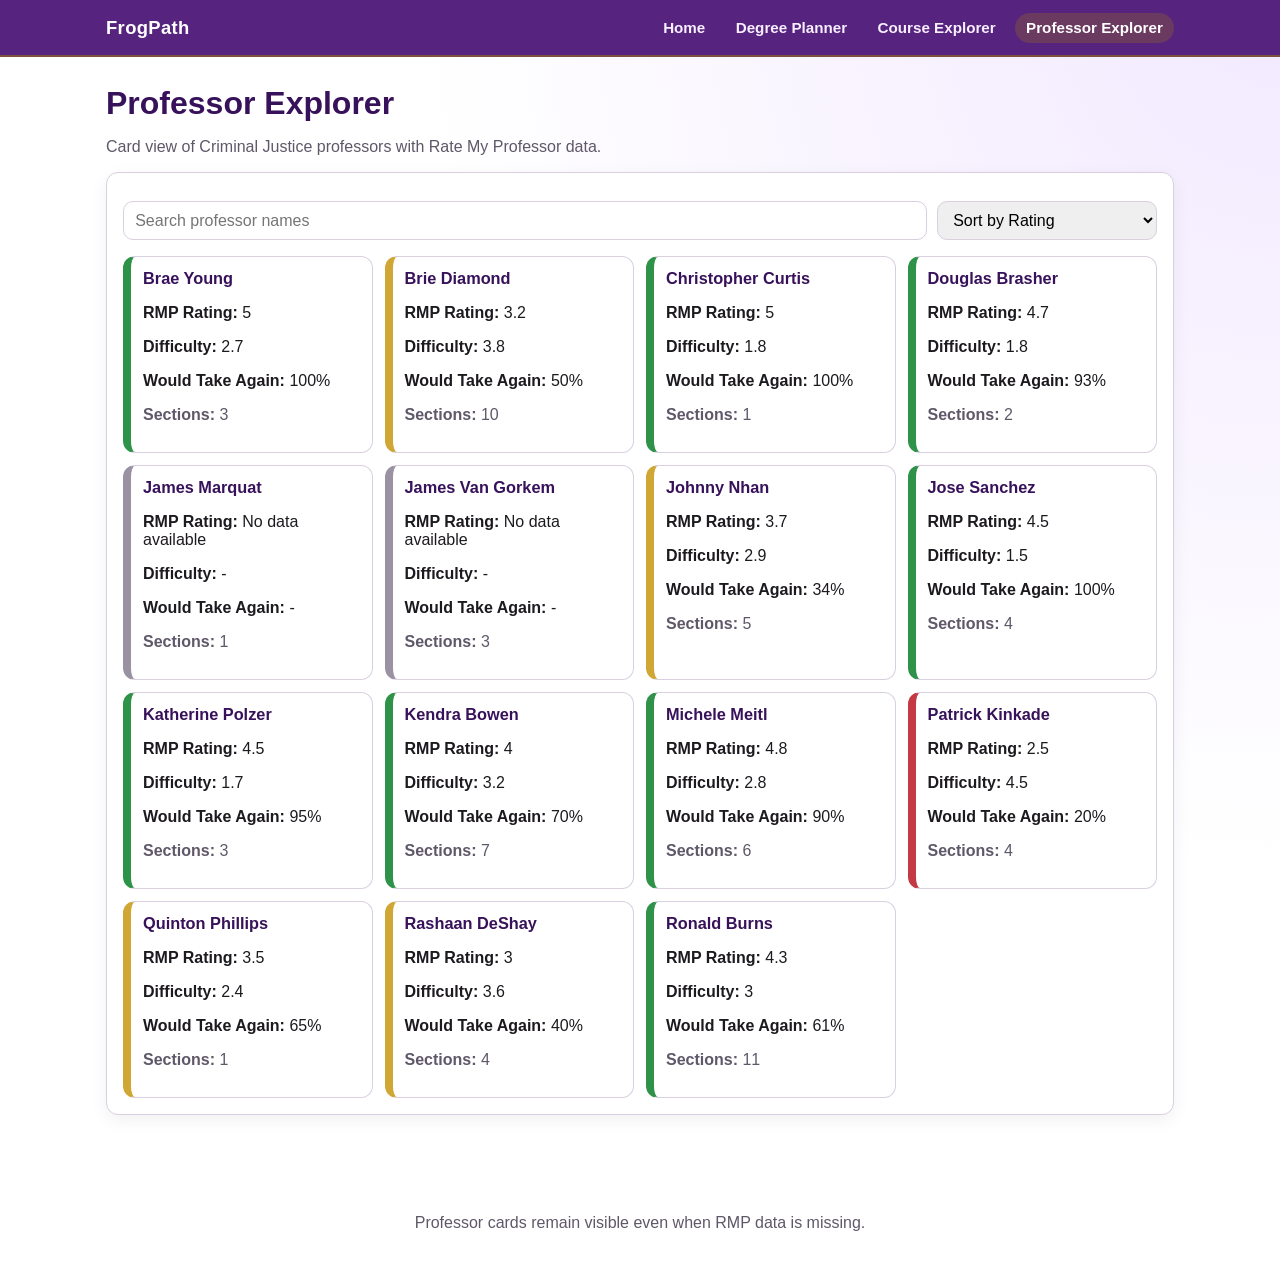
<file: web/pages/professor-explorer.html>
<!DOCTYPE html>
<html lang="en">
<head>
  <meta charset="UTF-8">
  <meta name="viewport" content="width=device-width, initial-scale=1.0">
  <title>FrogPath | Professor Explorer</title>
  <link rel="stylesheet" href="../styles/main.css">
</head>
<body>
  <header class="site-header">
    <div class="nav-inner">
      <a class="brand" href="../index.html">FrogPath</a>
      <nav class="site-nav" aria-label="Main">
        <a href="../index.html">Home</a>
        <a href="degree-planner.html">Degree Planner</a>
        <a href="course-explorer.html">Course Explorer</a>
        <a href="professor-explorer.html">Professor Explorer</a>
      </nav>
    </div>
  </header>

  <main>
    <h1 class="page-title">Professor Explorer</h1>
    <p class="muted">Card view of Criminal Justice professors with Rate My Professor data.</p>

    <section class="panel">
      <div class="controls" style="grid-template-columns: 1fr 220px;">
        <input id="prof-search" type="search" placeholder="Search professor names">
        <select id="prof-sort">
          <option value="rating-desc">Sort by Rating</option>
          <option value="difficulty-asc">Sort by Difficulty</option>
        </select>
      </div>
      <div id="professor-cards" class="card-grid"></div>
    </section>
  </main>

  <footer class="site-footer">
    <p>Professor cards remain visible even when RMP data is missing.</p>
  </footer>

  <script src="../scripts/nav.js"></script>
  <script src="../scripts/professor-explorer.js"></script>
</body>
</html>
</file>
<file: styles/main.css>
:root {
  --tcu-purple: #4D1979;
  --tcu-purple-ink: #37115A;
  --tcu-gold: #A67C00;
  --cream: #F8F4EC;
  --ink: #1D1A1F;
  --muted: #5F5869;
  --line: #D9CFDF;
  --success: #257A3E;
  --warn: #A67C00;
  --danger: #A1242F;
  --radius: 12px;
  --shadow: 0 10px 30px rgba(31, 12, 46, 0.12);
}

* {
  box-sizing: border-box;
}

html, body {
  margin: 0;
  padding: 0;
}

body {
  font-family: "Trebuchet MS", "Segoe UI", Tahoma, sans-serif;
  background: radial-gradient(circle at top right, #f2e9ff 0%, #ffffff 55%) fixed;
  color: var(--ink);
}

a {
  color: var(--tcu-purple);
}

.site-header {
  position: sticky;
  top: 0;
  z-index: 1000;
  background: rgba(77, 25, 121, 0.95);
  backdrop-filter: blur(5px);
  border-bottom: 2px solid rgba(166, 124, 0, 0.5);
}

.nav-inner {
  max-width: 1100px;
  margin: 0 auto;
  padding: 0.8rem 1rem;
  display: flex;
  align-items: center;
  justify-content: space-between;
  gap: 0.75rem;
}

.brand {
  color: #fff;
  text-decoration: none;
  font-weight: 800;
  letter-spacing: 0.02em;
  font-size: 1.15rem;
}

.site-nav {
  display: flex;
  flex-wrap: wrap;
  gap: 0.5rem;
}

.site-nav a {
  color: #f8efff;
  text-decoration: none;
  font-weight: 600;
  font-size: 0.95rem;
  padding: 0.4rem 0.7rem;
  border-radius: 999px;
}

.site-nav a:hover,
.site-nav a.active {
  background: rgba(166, 124, 0, 0.24);
  color: #fff;
}

main {
  max-width: 1100px;
  margin: 0 auto;
  padding: 1.2rem 1rem 3rem;
}

.hero {
  margin-top: 1rem;
  padding: 2.4rem 1.2rem;
  border-radius: 16px;
  color: #fff;
  background: linear-gradient(120deg, var(--tcu-purple-ink), var(--tcu-purple) 50%, #6a2ba3);
  box-shadow: var(--shadow);
}

.hero h1 {
  margin-top: 0;
  font-size: clamp(1.8rem, 4vw, 2.7rem);
}

.hero p {
  max-width: 700px;
  line-height: 1.55;
}

.button,
button {
  border: 0;
  background: var(--tcu-gold);
  color: #fff;
  padding: 0.65rem 1rem;
  border-radius: 10px;
  font-weight: 700;
  cursor: pointer;
  text-decoration: none;
  display: inline-block;
}

.button:hover,
button:hover {
  filter: brightness(1.06);
}

.grid-2 {
  display: grid;
  grid-template-columns: 1fr 1fr;
  gap: 1rem;
  margin-top: 1rem;
}

.panel {
  border: 1px solid var(--line);
  border-radius: var(--radius);
  background: #fff;
  padding: 1rem;
  box-shadow: 0 5px 18px rgba(34, 20, 50, 0.06);
}

.page-title {
  margin: 0.5rem 0 0.8rem;
  color: var(--tcu-purple-ink);
}

.eyebrow {
  margin: 0 0 0.35rem;
  text-transform: uppercase;
  letter-spacing: 0.08em;
  font-size: 0.76rem;
  color: var(--muted);
}

.muted {
  color: var(--muted);
}

.planner-toolbar {
  margin-bottom: 1rem;
}

.planner-toolbar-row {
  display: flex;
  align-items: flex-end;
  justify-content: space-between;
  gap: 1rem;
  flex-wrap: wrap;
}

.view-toggle {
  display: inline-flex;
  padding: 0.2rem;
  background: #f4edf9;
  border: 1px solid var(--line);
  border-radius: 999px;
  gap: 0.2rem;
}

.mode-toggle-btn {
  background: transparent;
  color: var(--tcu-purple-ink);
  border-radius: 999px;
  padding: 0.5rem 0.95rem;
  box-shadow: none;
}

.mode-toggle-btn.active {
  background: var(--tcu-purple);
  color: #fff;
}

.planner-field {
  display: grid;
  gap: 0.35rem;
  min-width: min(100%, 280px);
  font-weight: 600;
  color: var(--tcu-purple-ink);
}

.planner-meta-fields {
  display: grid;
  gap: 0.7rem;
  width: min(100%, 560px);
}

.interest-fieldset {
  margin: 0;
  border: 1px solid var(--line);
  border-radius: 10px;
  padding: 0.55rem 0.65rem 0.65rem;
}

.interest-fieldset legend {
  color: var(--tcu-purple-ink);
  font-weight: 700;
  padding: 0 0.25rem;
  font-size: 0.92rem;
}

.interest-options {
  display: flex;
  flex-wrap: wrap;
  gap: 0.45rem;
}

.interest-chip {
  display: inline-flex;
  align-items: center;
  gap: 0.3rem;
  border: 1px solid var(--line);
  border-radius: 999px;
  padding: 0.25rem 0.55rem;
  font-size: 0.82rem;
  color: var(--tcu-purple-ink);
  background: #fff;
}

.interest-chip input {
  width: auto;
}

.planner-actions {
  display: flex;
  flex-wrap: wrap;
  gap: 0.6rem;
  margin-top: 0.9rem;
}

.data-freshness {
  margin: 0.5rem 0 0;
  font-size: 0.85rem;
}

.recommender-panel {
  margin-bottom: 1rem;
}

.recommendation-controls {
  display: grid;
  grid-template-columns: repeat(2, minmax(200px, 1fr));
  gap: 0.65rem;
  margin-bottom: 0.8rem;
}

.filter-inline {
  display: flex;
  align-items: center;
  gap: 0.4rem;
  border: 1px solid var(--line);
  border-radius: 10px;
  padding: 0.55rem 0.65rem;
  color: var(--tcu-purple-ink);
  font-weight: 600;
}

.filter-inline input {
  width: auto;
}

.recommendation-list {
  list-style: none;
  margin: 0;
  padding: 0;
  display: grid;
  gap: 0.55rem;
}

.recommendation-item {
  border: 1px solid var(--line);
  border-radius: 10px;
  background: #fff;
  padding: 0.65rem;
}

.recommendation-top {
  display: flex;
  justify-content: space-between;
  gap: 0.6rem;
  flex-wrap: wrap;
}

.recommendation-title {
  color: var(--tcu-purple-ink);
  font-weight: 800;
  margin: 0;
}

.recommendation-meta {
  margin: 0.2rem 0 0;
  color: var(--muted);
  font-size: 0.86rem;
}

.reason-pill {
  display: inline-block;
  margin-top: 0.4rem;
  padding: 0.24rem 0.48rem;
  border-radius: 999px;
  background: #f4edf9;
  color: var(--tcu-purple-ink);
  font-size: 0.78rem;
  border: 1px solid var(--line);
}

.timeline-list {
  display: grid;
  gap: 0.5rem;
}

.timeline-item {
  border: 1px solid var(--line);
  border-radius: 10px;
  padding: 0.55rem 0.65rem;
  display: grid;
  grid-template-columns: 1fr minmax(170px, 220px);
  gap: 0.7rem;
  align-items: center;
}

.timeline-empty {
  margin: 0;
}

.secondary-button {
  background: #fff;
  color: var(--tcu-purple-ink);
  border: 1px solid var(--line);
}

.controls {
  display: grid;
  grid-template-columns: repeat(4, minmax(140px, 1fr));
  gap: 0.6rem;
  margin: 0.8rem 0 1rem;
}

input,
select {
  width: 100%;
  border: 1px solid var(--line);
  border-radius: 10px;
  padding: 0.55rem 0.7rem;
  font: inherit;
}

.table-wrap {
  overflow-x: auto;
}

table {
  width: 100%;
  border-collapse: collapse;
  min-width: 880px;
}

th,
td {
  border-bottom: 1px solid #ece5f1;
  padding: 0.55rem;
  text-align: left;
}

th {
  background: #f4edf9;
  color: var(--tcu-purple-ink);
}

.stat-grid {
  display: grid;
  grid-template-columns: repeat(3, minmax(170px, 1fr));
  gap: 0.8rem;
  margin: 0.9rem 0;
}

.stat-card {
  border: 1px solid var(--line);
  border-radius: var(--radius);
  background: #fff;
  padding: 0.9rem;
}

.stat-value {
  display: block;
  font-size: 1.4rem;
  font-weight: 800;
  color: var(--tcu-purple-ink);
}

.release-notes {
  margin-top: 0.9rem;
}

.release-notes .page-title {
  margin: 0;
}

.release-list {
  margin: 0.2rem 0 0;
  padding-left: 1.2rem;
  display: grid;
  gap: 0.35rem;
}

.release-actions {
  margin-top: 0.85rem;
  display: flex;
  flex-wrap: wrap;
  gap: 0.55rem;
}

.progress-shell {
  width: 100%;
  height: 14px;
  background: #efe8f5;
  border-radius: 999px;
  overflow: hidden;
  margin-bottom: 0.9rem;
}

.progress-fill {
  height: 100%;
  width: 0%;
  background: linear-gradient(90deg, var(--tcu-gold), #c89a0a);
  transition: width 0.25s ease;
}

.req-section {
  margin-bottom: 1.1rem;
}

.req-header {
  display: flex;
  align-items: baseline;
  justify-content: space-between;
  gap: 0.6rem;
  margin-bottom: 0.5rem;
}

.req-header h3 {
  margin: 0;
  color: var(--tcu-purple-ink);
}

.req-list {
  display: grid;
  gap: 0.45rem;
}

.req-item {
  border: 1px solid var(--line);
  border-radius: 10px;
  background: #fff;
  padding: 0.55rem 0.65rem;
  display: grid;
  grid-template-columns: auto 1fr auto;
  align-items: center;
  gap: 0.55rem;
  cursor: pointer;
}

.req-item.done {
  border-color: #b8dabf;
  background: #f3fcf4;
}

.req-item input {
  width: auto;
}

.req-meta {
  color: var(--muted);
  font-size: 0.86rem;
}

.dist-satisfied {
  color: var(--success);
  font-weight: 700;
}

.pill {
  padding: 0.2rem 0.5rem;
  border-radius: 999px;
  border: 1px solid var(--line);
  font-size: 0.8rem;
  color: var(--muted);
}

.card-grid {
  display: grid;
  grid-template-columns: repeat(auto-fill, minmax(230px, 1fr));
  gap: 0.75rem;
}

.prof-card {
  border: 1px solid var(--line);
  border-radius: 12px;
  padding: 0.75rem;
  background: #fff;
}

.prof-card h3 {
  margin: 0 0 0.3rem;
  color: var(--tcu-purple-ink);
  font-size: 1.02rem;
}

.rating-high {
  border-left: 8px solid #2e9248;
}

.rating-mid {
  border-left: 8px solid #d0a735;
}

.rating-low {
  border-left: 8px solid #c33a45;
}

.rating-none {
  border-left: 8px solid #9a92a3;
}

.site-footer {
  margin-top: 1rem;
  padding: 1.2rem 1rem 2rem;
  text-align: center;
  color: var(--muted);
}

.research-header {
  margin-top: 0.8rem;
}

.toc-panel {
  margin-top: 1rem;
}

.research-toc {
  margin: 0.4rem 0 0;
  padding-left: 1.2rem;
  display: grid;
  gap: 0.35rem;
}

.research-article {
  margin-top: 1rem;
}

.research-article p,
.research-article li {
  line-height: 1.7;
}

.research-article ul {
  margin: 0.5rem 0 0.8rem;
  padding-left: 1.2rem;
}

@media (max-width: 900px) {
  .controls {
    grid-template-columns: 1fr 1fr;
  }

  .grid-2 {
    grid-template-columns: 1fr;
  }

  .recommendation-controls {
    grid-template-columns: 1fr;
  }
}

@media (max-width: 640px) {
  .nav-inner {
    flex-direction: column;
    align-items: flex-start;
  }

  .planner-toolbar-row {
    align-items: stretch;
  }

  .view-toggle {
    width: 100%;
  }

  .view-toggle .mode-toggle-btn {
    flex: 1;
  }

  .planner-field {
    width: 100%;
  }

  .planner-meta-fields {
    width: 100%;
  }

  .interest-options {
    display: grid;
    grid-template-columns: 1fr 1fr;
  }

  .timeline-item {
    grid-template-columns: 1fr;
  }

  .stat-grid {
    grid-template-columns: 1fr;
  }

  .controls {
    grid-template-columns: 1fr;
  }
}
</file>
<file: web/styles/main.css>
:root {
  --tcu-purple: #4D1979;
  --tcu-purple-ink: #37115A;
  --tcu-gold: #A67C00;
  --cream: #F8F4EC;
  --ink: #1D1A1F;
  --muted: #5F5869;
  --line: #D9CFDF;
  --success: #257A3E;
  --warn: #A67C00;
  --danger: #A1242F;
  --radius: 12px;
  --shadow: 0 10px 30px rgba(31, 12, 46, 0.12);
}

* {
  box-sizing: border-box;
}

html, body {
  margin: 0;
  padding: 0;
}

body {
  font-family: "Trebuchet MS", "Segoe UI", Tahoma, sans-serif;
  background: radial-gradient(circle at top right, #f2e9ff 0%, #ffffff 55%) fixed;
  color: var(--ink);
}

a {
  color: var(--tcu-purple);
}

.site-header {
  position: sticky;
  top: 0;
  z-index: 1000;
  background: rgba(77, 25, 121, 0.95);
  backdrop-filter: blur(5px);
  border-bottom: 2px solid rgba(166, 124, 0, 0.5);
}

.nav-inner {
  max-width: 1100px;
  margin: 0 auto;
  padding: 0.8rem 1rem;
  display: flex;
  align-items: center;
  justify-content: space-between;
  gap: 0.75rem;
}

.brand {
  color: #fff;
  text-decoration: none;
  font-weight: 800;
  letter-spacing: 0.02em;
  font-size: 1.15rem;
}

.site-nav {
  display: flex;
  flex-wrap: wrap;
  gap: 0.5rem;
}

.site-nav a {
  color: #f8efff;
  text-decoration: none;
  font-weight: 600;
  font-size: 0.95rem;
  padding: 0.4rem 0.7rem;
  border-radius: 999px;
}

.site-nav a:hover,
.site-nav a.active {
  background: rgba(166, 124, 0, 0.24);
  color: #fff;
}

main {
  max-width: 1100px;
  margin: 0 auto;
  padding: 1.2rem 1rem 3rem;
}

.hero {
  margin-top: 1rem;
  padding: 2.4rem 1.2rem;
  border-radius: 16px;
  color: #fff;
  background: linear-gradient(120deg, var(--tcu-purple-ink), var(--tcu-purple) 50%, #6a2ba3);
  box-shadow: var(--shadow);
}

.hero h1 {
  margin-top: 0;
  font-size: clamp(1.8rem, 4vw, 2.7rem);
}

.hero p {
  max-width: 700px;
  line-height: 1.55;
}

.button,
button {
  border: 0;
  background: var(--tcu-gold);
  color: #fff;
  padding: 0.65rem 1rem;
  border-radius: 10px;
  font-weight: 700;
  cursor: pointer;
  text-decoration: none;
  display: inline-block;
}

.button:hover,
button:hover {
  filter: brightness(1.06);
}

.grid-2 {
  display: grid;
  grid-template-columns: 1fr 1fr;
  gap: 1rem;
  margin-top: 1rem;
}

.panel {
  border: 1px solid var(--line);
  border-radius: var(--radius);
  background: #fff;
  padding: 1rem;
  box-shadow: 0 5px 18px rgba(34, 20, 50, 0.06);
}

.page-title {
  margin: 0.5rem 0 0.8rem;
  color: var(--tcu-purple-ink);
}

.eyebrow {
  margin: 0 0 0.35rem;
  text-transform: uppercase;
  letter-spacing: 0.08em;
  font-size: 0.76rem;
  color: var(--muted);
}

.muted {
  color: var(--muted);
}

.planner-toolbar {
  margin-bottom: 1rem;
}

.planner-toolbar-row {
  display: flex;
  align-items: flex-end;
  justify-content: space-between;
  gap: 1rem;
  flex-wrap: wrap;
}

.view-toggle {
  display: inline-flex;
  padding: 0.2rem;
  background: #f4edf9;
  border: 1px solid var(--line);
  border-radius: 999px;
  gap: 0.2rem;
}

.mode-toggle-btn {
  background: transparent;
  color: var(--tcu-purple-ink);
  border-radius: 999px;
  padding: 0.5rem 0.95rem;
  box-shadow: none;
}

.mode-toggle-btn.active {
  background: var(--tcu-purple);
  color: #fff;
}

.planner-field {
  display: grid;
  gap: 0.35rem;
  min-width: min(100%, 280px);
  font-weight: 600;
  color: var(--tcu-purple-ink);
}

.planner-meta-fields {
  display: grid;
  gap: 0.7rem;
  width: min(100%, 560px);
}

.interest-fieldset {
  margin: 0;
  border: 1px solid var(--line);
  border-radius: 10px;
  padding: 0.55rem 0.65rem 0.65rem;
}

.interest-fieldset legend {
  color: var(--tcu-purple-ink);
  font-weight: 700;
  padding: 0 0.25rem;
  font-size: 0.92rem;
}

.interest-options {
  display: flex;
  flex-wrap: wrap;
  gap: 0.45rem;
}

.interest-chip {
  display: inline-flex;
  align-items: center;
  gap: 0.3rem;
  border: 1px solid var(--line);
  border-radius: 999px;
  padding: 0.25rem 0.55rem;
  font-size: 0.82rem;
  color: var(--tcu-purple-ink);
  background: #fff;
}

.interest-chip input {
  width: auto;
}

.planner-actions {
  display: flex;
  flex-wrap: wrap;
  gap: 0.6rem;
  margin-top: 0.9rem;
}

.data-freshness {
  margin: 0.5rem 0 0;
  font-size: 0.85rem;
}

.recommender-panel {
  margin-bottom: 1rem;
}

.recommendation-controls {
  display: grid;
  grid-template-columns: repeat(2, minmax(200px, 1fr));
  gap: 0.65rem;
  margin-bottom: 0.8rem;
}

.filter-inline {
  display: flex;
  align-items: center;
  gap: 0.4rem;
  border: 1px solid var(--line);
  border-radius: 10px;
  padding: 0.55rem 0.65rem;
  color: var(--tcu-purple-ink);
  font-weight: 600;
}

.filter-inline input {
  width: auto;
}

.recommendation-list {
  list-style: none;
  margin: 0;
  padding: 0;
  display: grid;
  gap: 0.55rem;
}

.recommendation-item {
  border: 1px solid var(--line);
  border-radius: 10px;
  background: #fff;
  padding: 0.65rem;
}

.recommendation-top {
  display: flex;
  justify-content: space-between;
  gap: 0.6rem;
  flex-wrap: wrap;
}

.recommendation-title {
  color: var(--tcu-purple-ink);
  font-weight: 800;
  margin: 0;
}

.recommendation-meta {
  margin: 0.2rem 0 0;
  color: var(--muted);
  font-size: 0.86rem;
}

.reason-pill {
  display: inline-block;
  margin-top: 0.4rem;
  padding: 0.24rem 0.48rem;
  border-radius: 999px;
  background: #f4edf9;
  color: var(--tcu-purple-ink);
  font-size: 0.78rem;
  border: 1px solid var(--line);
}

.timeline-list {
  display: grid;
  gap: 0.5rem;
}

.timeline-item {
  border: 1px solid var(--line);
  border-radius: 10px;
  padding: 0.55rem 0.65rem;
  display: grid;
  grid-template-columns: 1fr minmax(170px, 220px);
  gap: 0.7rem;
  align-items: center;
}

.timeline-empty {
  margin: 0;
}

.secondary-button {
  background: #fff;
  color: var(--tcu-purple-ink);
  border: 1px solid var(--line);
}

.controls {
  display: grid;
  grid-template-columns: repeat(4, minmax(140px, 1fr));
  gap: 0.6rem;
  margin: 0.8rem 0 1rem;
}

input,
select {
  width: 100%;
  border: 1px solid var(--line);
  border-radius: 10px;
  padding: 0.55rem 0.7rem;
  font: inherit;
}

.table-wrap {
  overflow-x: auto;
}

table {
  width: 100%;
  border-collapse: collapse;
  min-width: 880px;
}

th,
td {
  border-bottom: 1px solid #ece5f1;
  padding: 0.55rem;
  text-align: left;
}

th {
  background: #f4edf9;
  color: var(--tcu-purple-ink);
}

.stat-grid {
  display: grid;
  grid-template-columns: repeat(3, minmax(170px, 1fr));
  gap: 0.8rem;
  margin: 0.9rem 0;
}

.stat-card {
  border: 1px solid var(--line);
  border-radius: var(--radius);
  background: #fff;
  padding: 0.9rem;
}

.stat-value {
  display: block;
  font-size: 1.4rem;
  font-weight: 800;
  color: var(--tcu-purple-ink);
}

.release-notes {
  margin-top: 0.9rem;
}

.release-notes .page-title {
  margin: 0;
}

.release-list {
  margin: 0.2rem 0 0;
  padding-left: 1.2rem;
  display: grid;
  gap: 0.35rem;
}

.release-actions {
  margin-top: 0.85rem;
  display: flex;
  flex-wrap: wrap;
  gap: 0.55rem;
}

.progress-shell {
  width: 100%;
  height: 14px;
  background: #efe8f5;
  border-radius: 999px;
  overflow: hidden;
  margin-bottom: 0.9rem;
}

.progress-fill {
  height: 100%;
  width: 0%;
  background: linear-gradient(90deg, var(--tcu-gold), #c89a0a);
  transition: width 0.25s ease;
}

.req-section {
  margin-bottom: 1.1rem;
}

.req-header {
  display: flex;
  align-items: baseline;
  justify-content: space-between;
  gap: 0.6rem;
  margin-bottom: 0.5rem;
}

.req-header h3 {
  margin: 0;
  color: var(--tcu-purple-ink);
}

.req-list {
  display: grid;
  gap: 0.45rem;
}

.req-item {
  border: 1px solid var(--line);
  border-radius: 10px;
  background: #fff;
  padding: 0.55rem 0.65rem;
  display: grid;
  grid-template-columns: auto 1fr auto;
  align-items: center;
  gap: 0.55rem;
  cursor: pointer;
}

.req-item.done {
  border-color: #b8dabf;
  background: #f3fcf4;
}

.req-item input {
  width: auto;
}

.req-meta {
  color: var(--muted);
  font-size: 0.86rem;
}

.dist-satisfied {
  color: var(--success);
  font-weight: 700;
}

.pill {
  padding: 0.2rem 0.5rem;
  border-radius: 999px;
  border: 1px solid var(--line);
  font-size: 0.8rem;
  color: var(--muted);
}

.card-grid {
  display: grid;
  grid-template-columns: repeat(auto-fill, minmax(230px, 1fr));
  gap: 0.75rem;
}

.prof-card {
  border: 1px solid var(--line);
  border-radius: 12px;
  padding: 0.75rem;
  background: #fff;
}

.prof-card h3 {
  margin: 0 0 0.3rem;
  color: var(--tcu-purple-ink);
  font-size: 1.02rem;
}

.rating-high {
  border-left: 8px solid #2e9248;
}

.rating-mid {
  border-left: 8px solid #d0a735;
}

.rating-low {
  border-left: 8px solid #c33a45;
}

.rating-none {
  border-left: 8px solid #9a92a3;
}

.site-footer {
  margin-top: 1rem;
  padding: 1.2rem 1rem 2rem;
  text-align: center;
  color: var(--muted);
}

@media (max-width: 900px) {
  .controls {
    grid-template-columns: 1fr 1fr;
  }

  .grid-2 {
    grid-template-columns: 1fr;
  }

  .recommendation-controls {
    grid-template-columns: 1fr;
  }
}

@media (max-width: 640px) {
  .nav-inner {
    flex-direction: column;
    align-items: flex-start;
  }

  .planner-toolbar-row {
    align-items: stretch;
  }

  .view-toggle {
    width: 100%;
  }

  .view-toggle .mode-toggle-btn {
    flex: 1;
  }

  .planner-field {
    width: 100%;
  }

  .planner-meta-fields {
    width: 100%;
  }

  .interest-options {
    display: grid;
    grid-template-columns: 1fr 1fr;
  }

  .timeline-item {
    grid-template-columns: 1fr;
  }

  .stat-grid {
    grid-template-columns: 1fr;
  }

  .controls {
    grid-template-columns: 1fr;
  }
}
</file>
